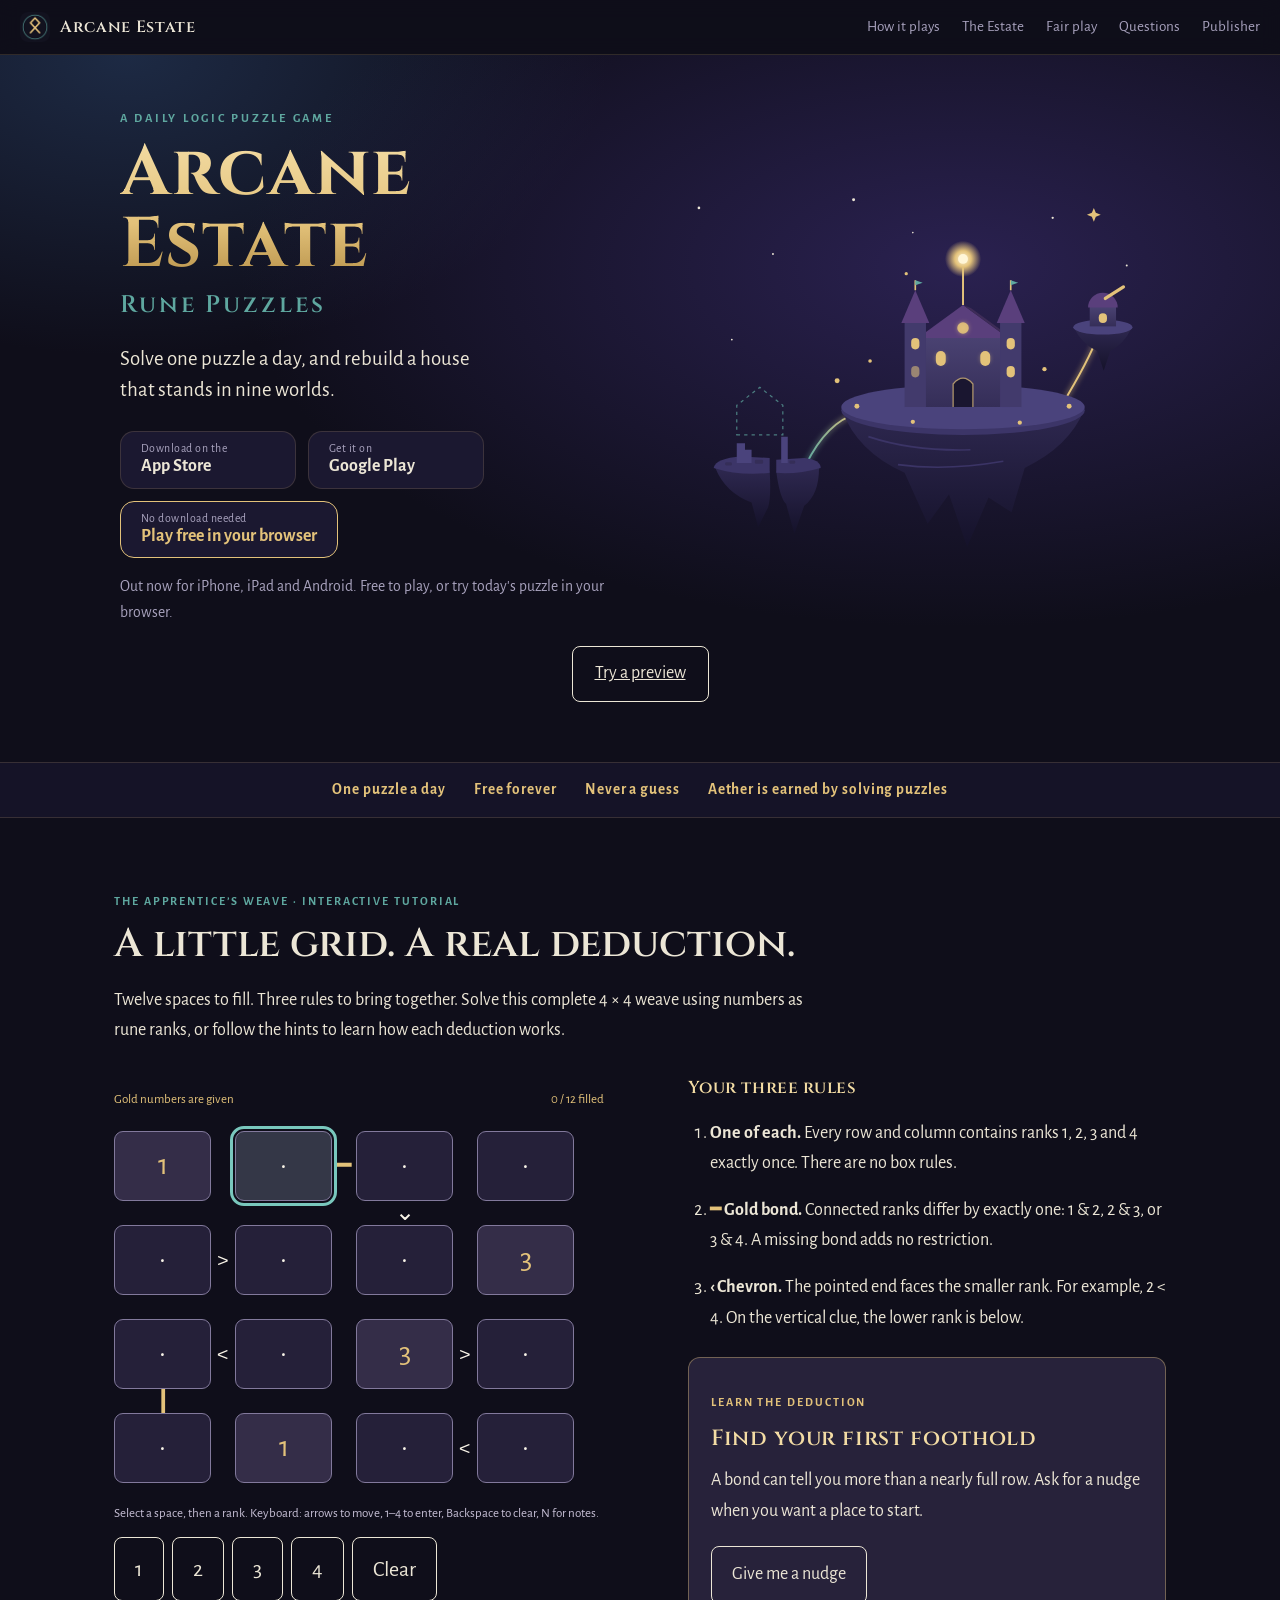
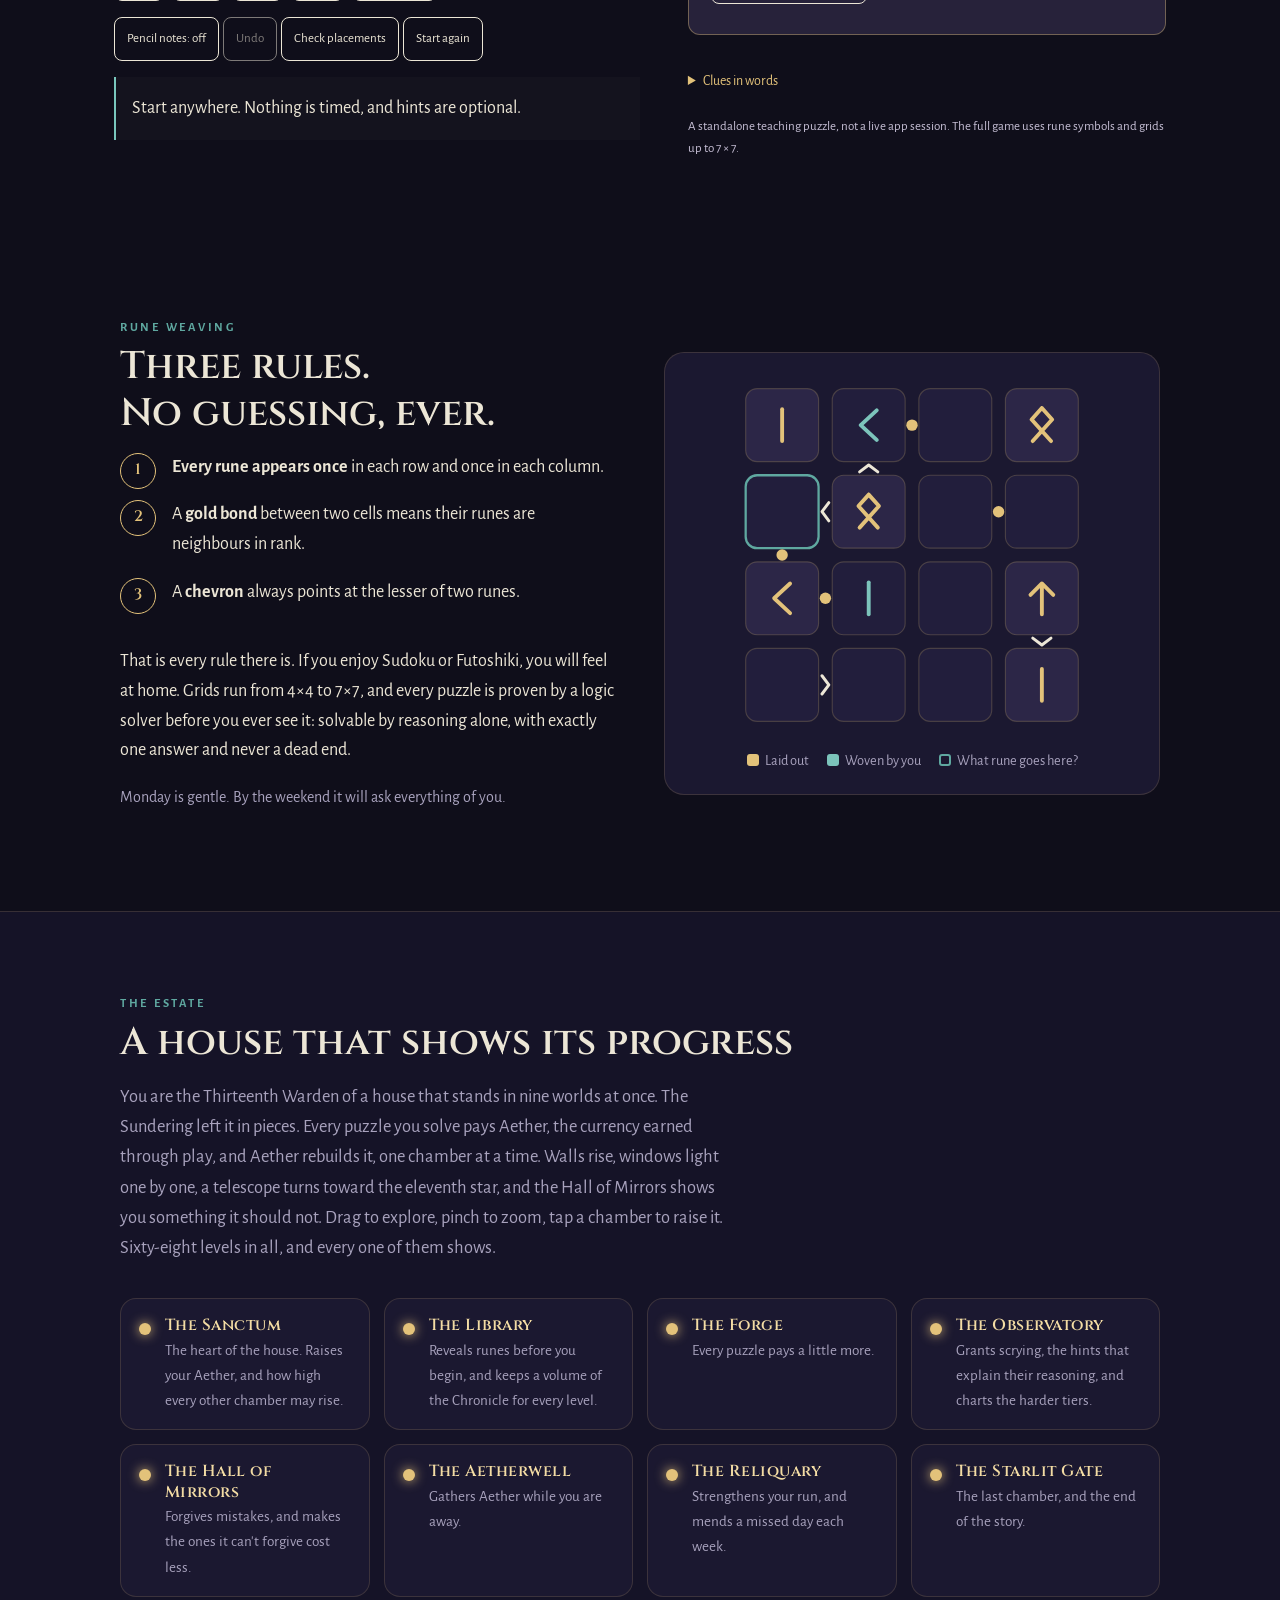
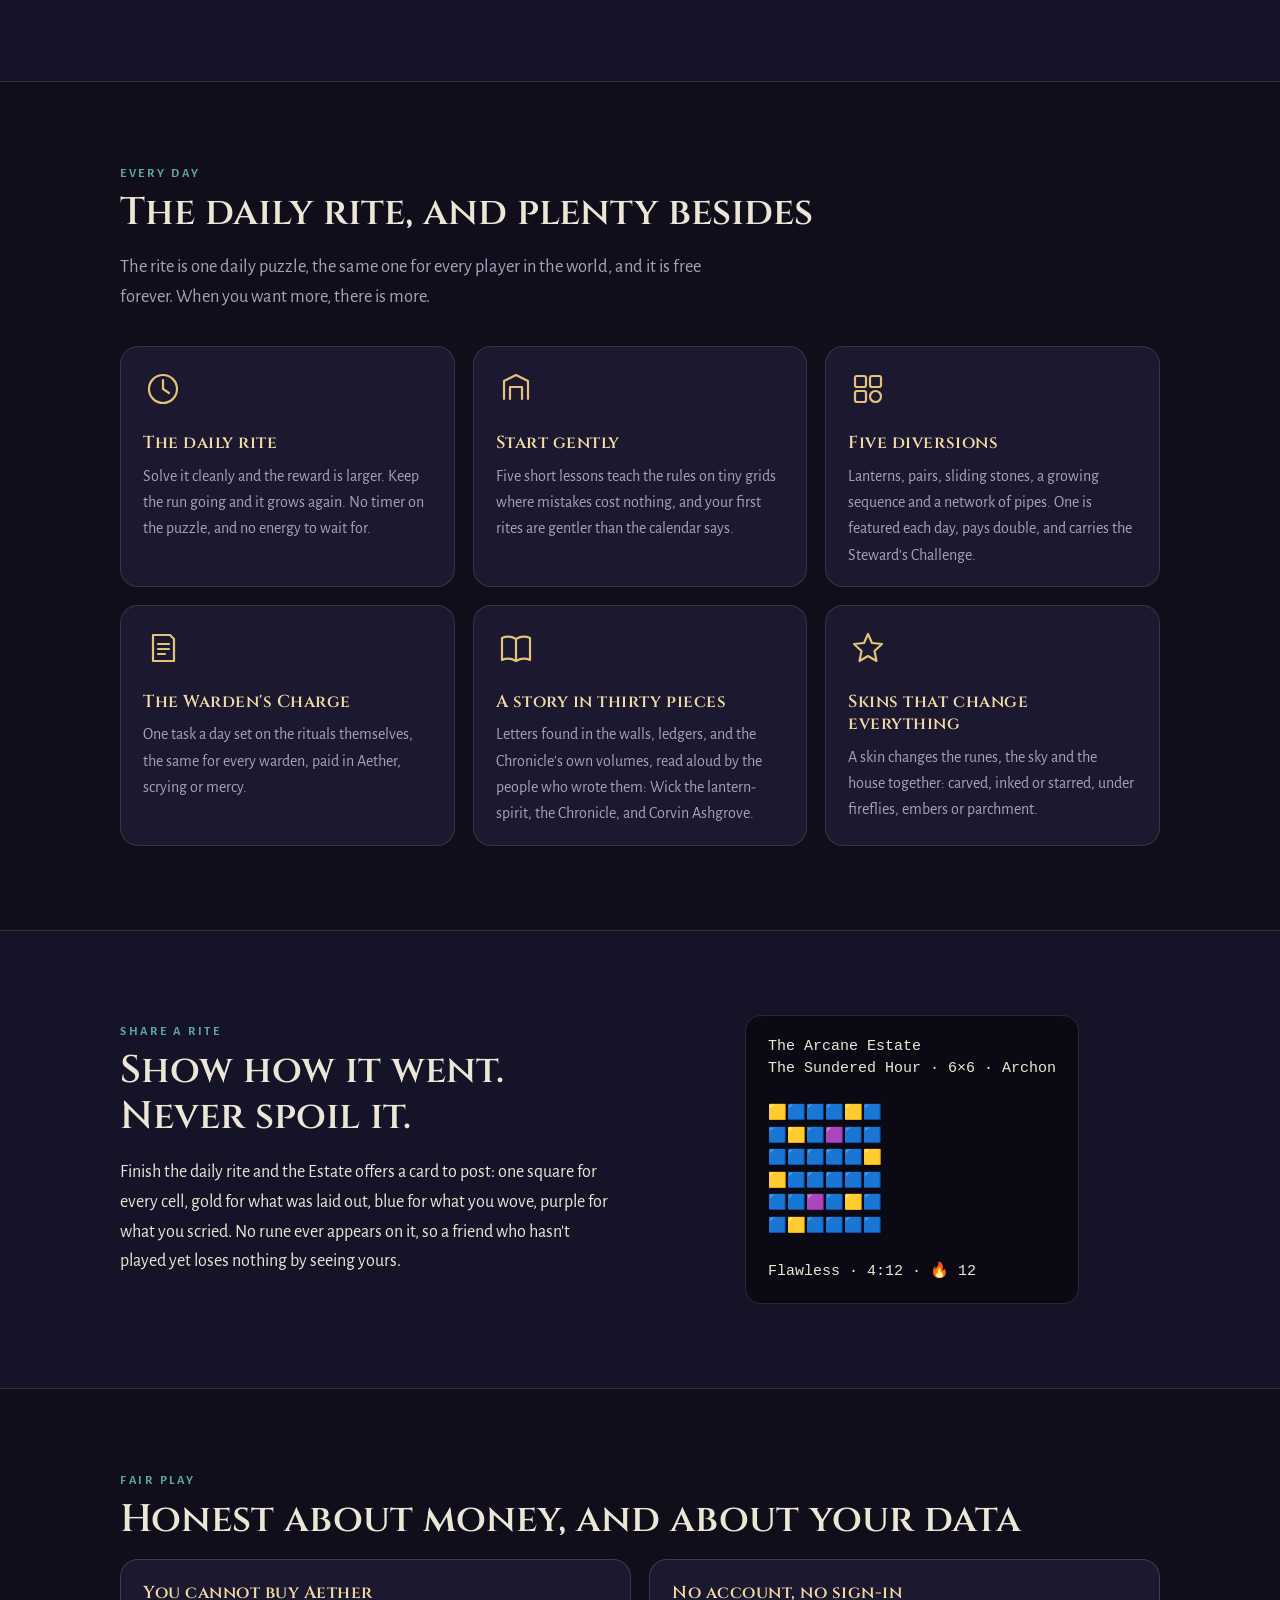
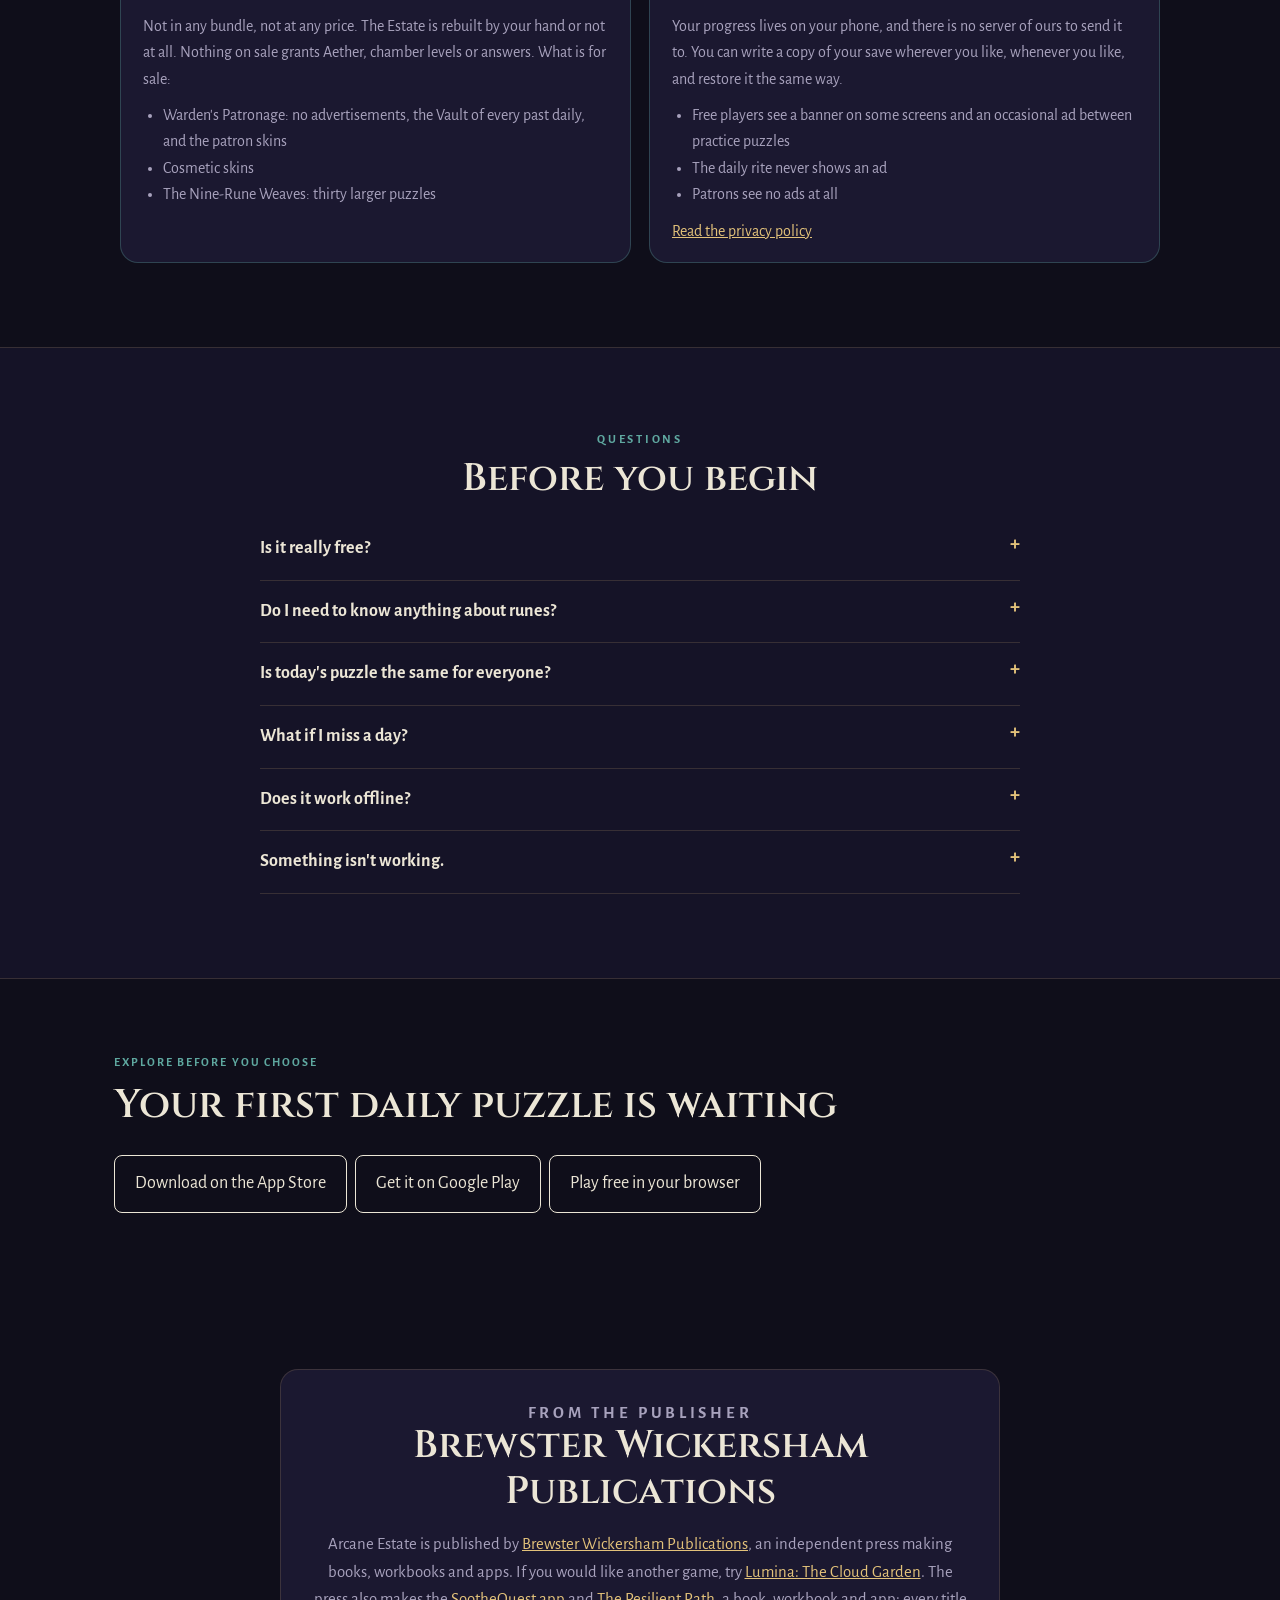
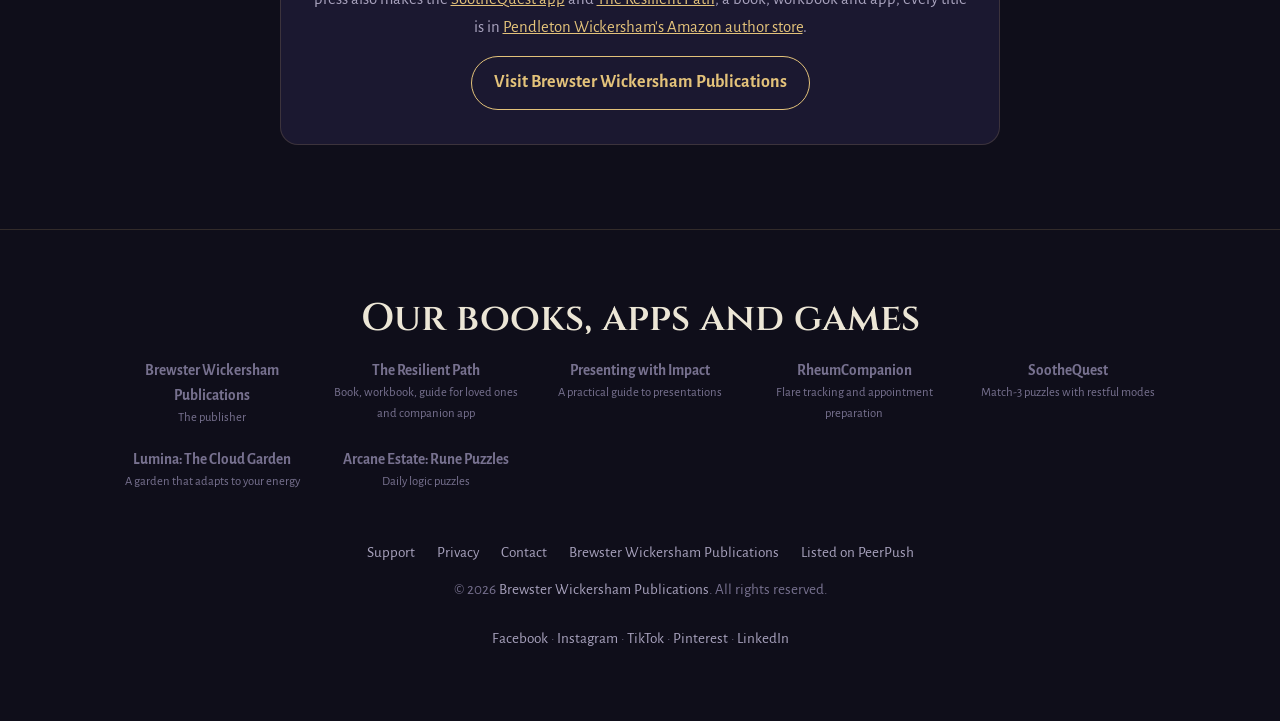
<file: index.html>
<!DOCTYPE html>

<html lang="en">
<head>
<meta charset="utf-8"/>
<meta content="width=device-width, initial-scale=1" name="viewport"/>
<title>Arcane Estate: Rune Puzzles — Daily Logic Puzzle Game</title>
<meta content="Arcane Estate is a free daily logic puzzle game for iPhone, iPad and Android. Solve one rune grid a day with no guessing, and rebuild an estate in nine worlds." name="description"/>
<link href="https://www.arcaneestategame.com/" rel="canonical"/>
<meta content="website" property="og:type"/>
<meta content="Arcane Estate: Rune Puzzles" property="og:site_name"/>
<meta content="en_US" property="og:locale"/>
<meta content="Arcane Estate: Rune Puzzles — Daily Logic Puzzle Game" property="og:title"/>
<meta content="A free daily logic puzzle game for iPhone, iPad and Android. Solve one rune puzzle a day, and rebuild a house that stands in nine worlds." property="og:description"/>
<meta content="https://www.arcaneestategame.com/" property="og:url"/>
<meta content="https://www.arcaneestategame.com/og-image.jpg" property="og:image"/>
<meta content="image/jpeg" property="og:image:type"/>
<meta content="1200" property="og:image:width"/>
<meta content="630" property="og:image:height"/>
<meta content="Arcane Estate: Rune Puzzles. The Sanctum on a floating island, and the line: Solve one puzzle a day, and rebuild a house that stands in nine worlds." property="og:image:alt"/>
<meta content="summary_large_image" name="twitter:card"/>
<meta content="Arcane Estate: Rune Puzzles — Daily Logic Puzzle Game" name="twitter:title"/>
<meta content="A free daily logic puzzle game for iPhone, iPad and Android. Solve one rune puzzle a day, and rebuild a house that stands in nine worlds." name="twitter:description"/>
<meta content="https://www.arcaneestategame.com/og-image.jpg" name="twitter:image"/>
<meta content="Arcane Estate: Rune Puzzles. The Sanctum on a floating island, and the line: Solve one puzzle a day, and rebuild a house that stands in nine worlds." name="twitter:image:alt"/>
<meta content="#0f0e1a" name="theme-color"/>
<link href="favicon.png" rel="icon" sizes="64x64" type="image/png"/>
<link href="apple-touch-icon.png" rel="apple-touch-icon" sizes="180x180"/>
<link href="https://fonts.googleapis.com" rel="preconnect"/>
<link crossorigin="" href="https://fonts.gstatic.com" rel="preconnect"/>
<link href="https://fonts.googleapis.com/css2?family=Alegreya+Sans:wght@400;500;700&amp;family=Cinzel:wght@600;700&amp;display=swap" media="print" onload="this.media='all'" rel="stylesheet"/>
<noscript><link href="https://fonts.googleapis.com/css2?family=Alegreya+Sans:wght@400;500;700&amp;family=Cinzel:wght@600;700&amp;display=swap" rel="stylesheet"/></noscript>
<link href="site.css" rel="stylesheet"/>
<script type="application/ld+json">
{
  "@context": "https://schema.org",
  "@graph": [
    {
      "@type": [
        "VideoGame",
        "MobileApplication"
      ],
      "@id": "https://www.arcaneestategame.com/#game",
      "name": "Arcane Estate: Rune Puzzles",
      "alternateName": "The Arcane Estate",
      "description": "A daily logic puzzle game with estate-building progression. Solve the day's Rune Weaving puzzle and rebuild a house that stands in nine worlds.",
      "url": "https://www.arcaneestategame.com/",
      "image": "https://www.arcaneestategame.com/icon.png",
      "genre": [
        "Puzzle",
        "Logic puzzle"
      ],
      "applicationCategory": "GameApplication",
      "applicationSubCategory": "Puzzle",
      "operatingSystem": "iOS, Android",
      "gamePlatform": [
        "iOS",
        "Android"
      ],
      "installUrl": [
        "https://apps.apple.com/us/app/arcane-estate-rune-puzzles/id6817651417",
        "https://play.google.com/store/apps/details?id=com.arcaneestate.game"
      ],
      "downloadUrl": [
        "https://apps.apple.com/us/app/arcane-estate-rune-puzzles/id6817651417",
        "https://play.google.com/store/apps/details?id=com.arcaneestate.game"
      ],
      "sameAs": [
        "https://apps.apple.com/us/app/arcane-estate-rune-puzzles/id6817651417",
        "https://play.google.com/store/apps/details?id=com.arcaneestate.game"
      ],
      "isAccessibleForFree": true,
      "offers": {
        "@type": "Offer",
        "price": "0",
        "priceCurrency": "USD"
      },
      "publisher": {
        "@id": "https://brewsterwickershampublications.com/#organization"
      }
    },
    {
      "@type": "WebSite",
      "@id": "https://www.arcaneestategame.com/#website",
      "url": "https://www.arcaneestategame.com/",
      "name": "Arcane Estate: Rune Puzzles",
      "inLanguage": "en",
      "publisher": {
        "@id": "https://brewsterwickershampublications.com/#organization"
      }
    },
    {
      "@type": "Organization",
      "@id": "https://brewsterwickershampublications.com/#organization",
      "name": "Brewster Wickersham Publications",
      "url": "https://brewsterwickershampublications.com/",
      "email": "info@brewsterwickershampublications.com"
    }
  ]
}
</script>
<link href="experience.css" rel="stylesheet"/>
</head>
<body>
<a class="skip-audit" href="#main">Skip to content</a>
<svg aria-hidden="true" height="0" style="position:absolute" width="0">
<defs>
<!-- The four runes of the example weave, ranked 1-4 -->
<symbol id="r1" viewbox="0 0 40 40"><path d="M20 6V34" fill="none" stroke="currentColor" stroke-linecap="round" stroke-width="3.4"></path></symbol>
<symbol id="r2" viewbox="0 0 40 40"><path d="M27 7 13 20 27 33" fill="none" stroke="currentColor" stroke-linecap="round" stroke-linejoin="round" stroke-width="3.4"></path></symbol>
<symbol id="r3" viewbox="0 0 40 40"><path d="M20 7V34M10 17 20 7 30 17" fill="none" stroke="currentColor" stroke-linecap="round" stroke-linejoin="round" stroke-width="3.4"></path></symbol>
<symbol id="r4" viewbox="0 0 40 40"><path d="M20 5 29 15 12 34M20 5 11 15 28 34" fill="none" stroke="currentColor" stroke-linecap="round" stroke-linejoin="round" stroke-width="3.4"></path></symbol>
</defs>
</svg>
<nav aria-label="Site" class="nav">
<a class="brand" href="./"><img alt="" height="30" src="favicon.png" width="30"/>Arcane Estate</a>
<div class="links">
<a href="#weaving">How it plays</a>
<a href="#estate">The Estate</a>
<a href="#fair">Fair play</a>
<a href="#faq">Questions</a>
<a class="keep" href="https://brewsterwickershampublications.com/" rel="noopener" target="_blank">Publisher</a>
</div>
</nav>
<header class="hero">
<div class="wrap">
<div>
<p class="kicker">A daily logic puzzle game</p>
<h1><span class="wordmark">Arcane Estate</span> <span class="subtitle">Rune Puzzles</span></h1>
<p class="tagline">Solve one puzzle a day, and rebuild a house that stands in nine worlds.</p>
<div class="stores">
<a class="store-btn" href="https://apps.apple.com/us/app/arcane-estate-rune-puzzles/id6817651417" rel="noopener" target="_blank"><small>Download on the</small><b>App Store</b></a>
<a class="store-btn" href="https://play.google.com/store/apps/details?id=com.arcaneestate.game" rel="noopener" target="_blank"><small>Get it on</small><b>Google Play</b></a>
<a class="store-btn play" href="https://brewsterwickershampublications.com/arcane-estate/play/" rel="noopener" target="_blank"><small>No download needed</small><b>Play free in your browser</b></a>
</div>
<p class="notify">Out now for iPhone, iPad and Android. Free to play, or try today's puzzle in your browser.</p>
</div>
<div class="hero-art">
<svg aria-label="Floating islands joined by bridges of light. The Sanctum, lit and spired, stands on the largest; a ruined chamber waits on a smaller island." role="img" viewbox="0 0 600 470">
<defs>
<radialgradient cx="50%" cy="50%" id="orb" r="50%"><stop offset="0" stop-color="#fff6d8"></stop><stop offset=".45" stop-color="#e3c27a"></stop><stop offset="1" stop-color="#e3c27a" stop-opacity="0"></stop></radialgradient>
<lineargradient id="bridge" x1="0" x2="1"><stop offset="0" stop-color="#5fa8a0"></stop><stop offset="1" stop-color="#e3c27a"></stop></lineargradient>
<lineargradient id="rock" x1="0" x2="0" y1="0" y2="1"><stop offset="0" stop-color="#2e2850"></stop><stop offset="1" stop-color="#15122a"></stop></lineargradient>
<lineargradient id="wall" x1="0" x2="0" y1="0" y2="1"><stop offset="0" stop-color="#4a4272"></stop><stop offset="1" stop-color="#352e58"></stop></lineargradient>
<filter height="200%" id="glow" width="200%" x="-50%" y="-50%"><fegaussianblur stddeviation="3"></fegaussianblur></filter>
</defs>
<g fill="#ece6d6">
<circle class="twinkle" cx="40" cy="40" r="1.6"></circle>
<circle class="twinkle" cx="130" cy="96" r="1.2" style="animation-delay:-1.4s"></circle>
<circle class="twinkle" cx="228" cy="30" r="1.8" style="animation-delay:-2.2s"></circle>
<circle class="twinkle" cx="470" cy="52" r="1.4" style="animation-delay:-.6s"></circle>
<circle class="twinkle" cx="560" cy="110" r="1.2" style="animation-delay:-3s"></circle>
<circle class="twinkle" cx="80" cy="200" r="1.1" style="animation-delay:-1.9s"></circle>
<circle class="twinkle" cx="300" cy="70" r="1" style="animation-delay:-2.7s"></circle>
<path class="twinkle" d="M520 40l2.4 6 6 2.4-6 2.4-2.4 6-2.4-6-6-2.4 6-2.4z" fill="#e3c27a" style="animation-delay:-1s"></path>
</g>
<g class="float">
<!-- bridges of light -->
<g fill="none" stroke-linecap="round">
<path d="M170 352Q196 300 232 290" filter="url(#glow)" opacity=".35" stroke="url(#bridge)" stroke-width="6"></path>
<path d="M170 352Q196 300 232 290" stroke="url(#bridge)" stroke-width="2.4"></path>
<path d="M488 268Q520 214 528 186" filter="url(#glow)" opacity=".35" stroke="#e3c27a" stroke-width="6"></path>
<path d="M488 268Q520 214 528 186" stroke="#e3c27a" stroke-width="2.4"></path>
</g>
<!-- the Sanctum's island -->
<path d="M214 286Q232 336 290 362L318 424 344 388 366 452 392 392 420 410 436 356Q490 330 508 286Z" fill="url(#rock)"></path>
<path d="M246 318Q300 336 370 334M282 352Q340 360 410 348" fill="none" stroke="#3b3466" stroke-width="2"></path>
<ellipse cx="361" cy="286" fill="#3c3568" rx="148" ry="30"></ellipse>
<ellipse cx="361" cy="282" fill="#4a437c" rx="148" ry="27"></ellipse>
<g fill="#e3c27a"><circle cx="232" cy="281" r="3"></circle><circle cx="490" cy="281" r="3"></circle><circle cx="300" cy="300" r="2.6"></circle><circle cx="430" cy="301" r="2.6"></circle></g>
<!-- the Sanctum -->
<rect fill="url(#wall)" height="86" width="94" x="314" y="196"></rect>
<rect fill="#2b2548" height="82" width="10" x="408" y="200"></rect>
<path d="M306 198 361 158 416 198Z" fill="#5a3f7c"></path>
<path d="M416 198 426 202 371 162 361 158Z" fill="#3e2c58"></path>
<rect fill="#423a6c" height="104" width="26" x="290" y="178"></rect>
<path d="M286 180 303 140 320 180Z" fill="#5a3f7c"></path>
<rect fill="#423a6c" height="104" width="26" x="406" y="178"></rect>
<path d="M402 180 419 140 436 180Z" fill="#5a3f7c"></path>
<path d="M303 140V128M419 140V128" stroke="#e3c27a" stroke-width="2"></path>
<path d="M303 128l9 3-9 3z M419 128l9 3-9 3z" fill="#5fa8a0"></path>
<path d="M361 158V112" stroke="#e3c27a" stroke-width="2.4"></path>
<circle cx="361" cy="102" fill="url(#orb)" r="22"></circle>
<circle cx="361" cy="102" fill="#fff6d8" r="6"></circle>
<g fill="#e3c27a">
<rect height="18" rx="6" width="12" x="328" y="214"></rect><rect height="18" rx="6" width="12" x="382" y="214"></rect>
<rect height="14" rx="5" width="10" x="298" y="198"></rect><rect height="14" rx="5" width="10" x="414" y="198"></rect>
<rect height="14" opacity=".55" rx="5" width="10" x="298" y="232"></rect><rect height="14" rx="5" width="10" x="414" y="232"></rect>
<circle cx="361" cy="186" opacity=".9" r="7"></circle>
</g>
<path d="M349 282V254Q361 240 373 254V282Z" fill="#1a1630"></path>
<path d="M349 282V254Q361 240 373 254V282" fill="none" opacity=".7" stroke="#e3c27a" stroke-width="1.6"></path>
<g fill="#e3c27a" filter="url(#glow)" opacity=".8"><circle cx="361" cy="186" r="6"></circle><circle cx="334" cy="223" r="5"></circle><circle cx="388" cy="223" r="5"></circle></g>
<!-- a ruined chamber, split in two, with the ghost of what will rise -->
<path d="M60 356Q72 386 104 398L112 428 124 404Q128 392 126 360Z" fill="url(#rock)"></path>
<path d="M134 360Q138 392 146 400L156 436 168 402Q186 388 186 356Z" fill="url(#rock)"></path>
<path d="M58 356Q60 344 92 342L126 344 126 362Q90 366 58 356Z" fill="#3c3568"></path>
<path d="M134 346 168 344Q188 346 188 356 160 364 134 362Z" fill="#3c3568"></path>
<path d="M86 316h56v-36l-28-22-28 22z" fill="none" opacity=".7" stroke="#5fa8a0" stroke-dasharray="4 5" stroke-width="1.5"></path>
<path d="M86 350V326h10v8h8V350ZM140 350V318h8v32Z" fill="#4a437c"></path>
<g fill="#352e58"><rect height="5" rx="1.5" width="10" x="108" y="346"></rect><rect height="4" rx="1.5" width="7" x="150" y="347"></rect><rect height="4" rx="1.5" width="8" x="72" y="349"></rect></g>
<!-- the Observatory, small and far -->
<path d="M496 186Q506 206 524 214L532 238 540 214Q556 206 566 186Z" fill="url(#rock)"></path>
<ellipse cx="531" cy="185" fill="#4a437c" rx="36" ry="9"></ellipse>
<rect fill="url(#wall)" height="24" width="32" x="515" y="160"></rect>
<path d="M513 161a18 18 0 0 1 36 0Z" fill="#5a3f7c"></path>
<path d="M534 150 556 136" stroke="#e3c27a" stroke-linecap="round" stroke-width="4"></path>
<rect fill="#e3c27a" height="12" rx="5" width="10" x="526" y="168"></rect>
</g>
<!-- Aether, carried home -->
<g fill="#e3c27a">
<circle class="twinkle float2" cx="208" cy="250" r="3"></circle>
<circle class="twinkle float2" cx="248" cy="226" r="2.2" style="animation-delay:-2s"></circle>
<circle class="twinkle float" cx="460" cy="236" r="2.6" style="animation-delay:-1s"></circle>
<circle class="twinkle float2" cx="292" cy="120" r="2" style="animation-delay:-3s"></circle>
</g>
</svg>
</div>
</div>
<a class="preview-link" href="#try-it">Try a preview</a></header>
<div class="strip">
<span>One puzzle a day</span><span>Free forever</span><span>Never a guess</span><span>Aether is earned by solving puzzles</span>
</div>
<main id="main">
<section class="experience" id="try-it" aria-labelledby="weave-title">
<p class="eyebrow">The apprentice’s weave · interactive tutorial</p><h2 id="weave-title">A little grid. A real deduction.</h2>
<p>Twelve spaces to fill. Three rules to bring together. Solve this complete 4 × 4 weave using numbers as rune ranks, or follow the hints to learn how each deduction works.</p>
<div class="weave-layout"><div class="weave-play">
<p class="weave-caption"><span>Gold numbers are given</span><span id="weave-progress">0 / 12 filled</span></p>
<div id="weave-board" class="weave-board" role="group" aria-label="Four by four rune puzzle" aria-describedby="weave-controls weave-clues"></div>
<p id="weave-controls">Select a space, then a rank. Keyboard: arrows to move, 1–4 to enter, Backspace to clear, N for notes.</p>
<div class="rank-keys" role="group" aria-label="Choose a rank"><button data-rank="1">1</button><button data-rank="2">2</button><button data-rank="3">3</button><button data-rank="4">4</button><button data-rank="0" aria-label="Clear selected space">Clear</button></div>
<div class="weave-tools"><button id="weave-notes" aria-pressed="false">Pencil notes: off</button><button id="weave-undo">Undo</button><button id="weave-check">Check placements</button><button id="weave-reset">Start again</button></div>
<p id="weave-status" class="demo-status" role="status" aria-live="polite">Start anywhere. Nothing is timed, and hints are optional.</p>
</div><aside class="weave-guide" aria-label="Rules and guidance">
<h3>Your three rules</h3><ol class="weave-rules"><li><strong>One of each.</strong> Every row and column contains ranks 1, 2, 3 and 4 exactly once. There are no box rules.</li><li><strong><span class="legend-bond">━</span> Gold bond.</strong> Connected ranks differ by exactly one: 1 &amp; 2, 2 &amp; 3, or 3 &amp; 4. A missing bond adds no restriction.</li><li><strong>‹ Chevron.</strong> The pointed end faces the smaller rank. For example, 2 &lt; 4. On the vertical clue, the lower rank is below.</li></ol>
<div class="weave-hint"><p class="eyebrow">Learn the deduction</p><h3 id="hint-title">Find your first foothold</h3><p id="hint-copy" aria-live="polite">A bond can tell you more than a nearly full row. Ask for a nudge when you want a place to start.</p><button id="weave-hint">Give me a nudge</button></div>
<details id="weave-clues"><summary>Clues in words</summary><ul><li>R1C2 and R1C3 differ by one.</li><li>R2C1 is greater than R2C2.</li><li>R3C1 is less than R3C2.</li><li>R3C3 is greater than R3C4.</li><li>R4C3 is less than R4C4.</li><li>R1C3 is greater than R2C3.</li><li>R3C1 and R4C1 differ by one.</li></ul></details>
<p class="weave-footnote">A standalone teaching puzzle, not a live app session. The full game uses rune symbols and grids up to 7 × 7.</p>
</aside></div><noscript><p>Enable JavaScript to play the tutorial. The three rules and clue descriptions above remain available.</p></noscript></section>
<section id="weaving">
<div class="wrap split">
<div>
<p class="eyebrow">Rune Weaving</p>
<h2>Three rules.<br/>No guessing, ever.</h2>
<ol class="rules">
<li><b>Every rune appears once</b> in each row and once in each column.</li>
<li>A <b>gold bond</b> between two cells means their runes are neighbours in rank.</li>
<li>A <b>chevron</b> always points at the lesser of two runes.</li>
</ol>
<p>That is every rule there is. If you enjoy Sudoku or Futoshiki, you will feel at home. Grids run from 4×4 to 7×7, and every puzzle is proven by a
        logic solver before you ever see it: solvable by reasoning alone, with exactly one answer
        and never a dead end.</p>
<p class="note">Monday is gentle. By the weekend it will ask everything of you.</p>
</div>
<figure class="grid-card" style="margin:0">
<svg aria-label="An example four-by-four Rune Weaving grid, part solved, with gold bonds and chevrons between some cells." role="img" viewbox="0 0 316 316">
<g fill="#221e3c" stroke="rgba(227,194,122,.22)">
<rect fill="#2c2647" height="64" rx="10" width="64" x="12" y="12"></rect><rect height="64" rx="10" width="64" x="88" y="12"></rect><rect height="64" rx="10" width="64" x="164" y="12"></rect><rect fill="#2c2647" height="64" rx="10" width="64" x="240" y="12"></rect>
<rect height="64" rx="10" stroke="#5fa8a0" stroke-width="2" width="64" x="12" y="88"></rect><rect fill="#2c2647" height="64" rx="10" width="64" x="88" y="88"></rect><rect height="64" rx="10" width="64" x="164" y="88"></rect><rect height="64" rx="10" width="64" x="240" y="88"></rect>
<rect fill="#2c2647" height="64" rx="10" width="64" x="12" y="164"></rect><rect height="64" rx="10" width="64" x="88" y="164"></rect><rect height="64" rx="10" width="64" x="164" y="164"></rect><rect fill="#2c2647" height="64" rx="10" width="64" x="240" y="164"></rect>
<rect height="64" rx="10" width="64" x="12" y="240"></rect><rect height="64" rx="10" width="64" x="88" y="240"></rect><rect height="64" rx="10" width="64" x="164" y="240"></rect><rect fill="#2c2647" height="64" rx="10" width="64" x="240" y="240"></rect>
</g>
<!-- laid out (gold) -->
<g color="#e3c27a">
<use height="40" href="#r1" width="40" x="24" y="24"></use>
<use height="40" href="#r4" width="40" x="252" y="24"></use>
<use height="40" href="#r4" width="40" x="100" y="100"></use>
<use height="40" href="#r2" width="40" x="24" y="176"></use>
<use height="40" href="#r3" width="40" x="252" y="176"></use>
<use height="40" href="#r1" width="40" x="252" y="252"></use>
</g>
<!-- woven by the player (teal) -->
<g color="#7cc4bb">
<use height="40" href="#r2" width="40" x="100" y="24"></use>
<use height="40" href="#r1" width="40" x="100" y="176"></use>
</g>
<!-- bonds -->
<g fill="#e3c27a">
<circle cx="158" cy="44" r="5"></circle>
<circle cx="234" cy="120" r="5"></circle>
<circle cx="82" cy="196" r="5"></circle>
<circle cx="44" cy="158" r="5"></circle>
</g>
<!-- wards: each chevron points at the lesser rune -->
<g fill="none" stroke="#ece6d6" stroke-linecap="round" stroke-linejoin="round" stroke-width="2.6">
<path d="M85 112 79 120 85 128"></path>
<path d="M79 264 85 272 79 280"></path>
<path d="M112 85 120 79 128 85"></path>
<path d="M264 231 272 237 280 231"></path>
</g>
</svg>
<div class="legend">
<span><i style="background:#e3c27a"></i>Laid out</span>
<span><i style="background:#7cc4bb"></i>Woven by you</span>
<span><i style="border:2px solid #5fa8a0"></i>What rune goes here?</span>
</div>
</figure>
</div>
</section>
<section class="alt" id="estate">
<div class="wrap">
<p class="eyebrow">The Estate</p>
<h2>A house that shows its progress</h2>
<p class="lede">You are the Thirteenth Warden of a house that stands in nine worlds at once. The
      Sundering left it in pieces. Every puzzle you solve pays Aether, the currency earned through play, and Aether rebuilds it, one
      chamber at a time. Walls rise, windows light one by one, a telescope turns toward the eleventh
      star, and the Hall of Mirrors shows you something it should not. Drag to explore, pinch to
      zoom, tap a chamber to raise it. Sixty-eight levels in all, and every one of them shows.</p>
<div class="chambers">
<div class="chamber"><span class="dot"></span><div><h3>The Sanctum</h3><p>The heart of the house. Raises your Aether, and how high every other chamber may rise.</p></div></div>
<div class="chamber"><span class="dot"></span><div><h3>The Library</h3><p>Reveals runes before you begin, and keeps a volume of the Chronicle for every level.</p></div></div>
<div class="chamber"><span class="dot"></span><div><h3>The Forge</h3><p>Every puzzle pays a little more.</p></div></div>
<div class="chamber"><span class="dot"></span><div><h3>The Observatory</h3><p>Grants scrying, the hints that explain their reasoning, and charts the harder tiers.</p></div></div>
<div class="chamber"><span class="dot"></span><div><h3>The Hall of Mirrors</h3><p>Forgives mistakes, and makes the ones it can't forgive cost less.</p></div></div>
<div class="chamber"><span class="dot"></span><div><h3>The Aetherwell</h3><p>Gathers Aether while you are away.</p></div></div>
<div class="chamber"><span class="dot"></span><div><h3>The Reliquary</h3><p>Strengthens your run, and mends a missed day each week.</p></div></div>
<div class="chamber"><span class="dot"></span><div><h3>The Starlit Gate</h3><p>The last chamber, and the end of the story.</p></div></div>
</div>
</div>
</section>
<section id="days">
<div class="wrap">
<p class="eyebrow">Every day</p>
<h2>The daily rite, and plenty besides</h2>
<p class="lede">The rite is one daily puzzle, the same one for every player in the world, and it is
      free forever. When you want more, there is more.</p>
<div class="cards">
<div class="card">
<svg aria-hidden="true" class="ic" fill="none" stroke="#e3c27a" stroke-linecap="round" stroke-width="2.2" viewbox="0 0 40 40"><circle cx="20" cy="20" r="14"></circle><path d="M20 11v9l6 4"></path></svg>
<h3>The daily rite</h3>
<p>Solve it cleanly and the reward is larger. Keep the run going and it grows again. No
          timer on the puzzle, and no energy to wait for.</p>
</div>
<div class="card">
<svg aria-hidden="true" class="ic" fill="none" stroke="#e3c27a" stroke-linecap="round" stroke-linejoin="round" stroke-width="2.2" viewbox="0 0 40 40"><path d="M8 30V12l12-6 12 6v18"></path><path d="M14 30V18h12v12"></path></svg>
<h3>Start gently</h3>
<p>Five short lessons teach the rules on tiny grids where mistakes cost nothing, and your
          first rites are gentler than the calendar says.</p>
</div>
<div class="card">
<svg aria-hidden="true" class="ic" fill="none" stroke="#e3c27a" stroke-linecap="round" stroke-linejoin="round" stroke-width="2.2" viewbox="0 0 40 40"><rect height="11" rx="2" width="11" x="7" y="7"></rect><rect height="11" rx="2" width="11" x="22" y="7"></rect><rect height="11" rx="2" width="11" x="7" y="22"></rect><circle cx="27.5" cy="27.5" r="5.5"></circle></svg>
<h3>Five diversions</h3>
<p>Lanterns, pairs, sliding stones, a growing sequence and a network of pipes. One is
          featured each day, pays double, and carries the Steward's Challenge.</p>
</div>
<div class="card">
<svg aria-hidden="true" class="ic" fill="none" stroke="#e3c27a" stroke-linecap="round" stroke-linejoin="round" stroke-width="2.2" viewbox="0 0 40 40"><path d="M10 7h17l4 4v22H10z"></path><path d="M15 16h11M15 21h11M15 26h7"></path></svg>
<h3>The Warden's Charge</h3>
<p>One task a day set on the rituals themselves, the same for every warden, paid in Aether,
          scrying or mercy.</p>
</div>
<div class="card">
<svg aria-hidden="true" class="ic" fill="none" stroke="#e3c27a" stroke-linecap="round" stroke-linejoin="round" stroke-width="2.2" viewbox="0 0 40 40"><path d="M6 10q7-3 14 1v22q-7-4-14-1zM34 10q-7-3-14 1v22q7-4 14-1z"></path></svg>
<h3>A story in thirty pieces</h3>
<p>Letters found in the walls, ledgers, and the Chronicle's own volumes, read aloud by the
          people who wrote them: Wick the lantern-spirit, the Chronicle, and Corvin Ashgrove.</p>
</div>
<div class="card">
<svg aria-hidden="true" class="ic" fill="none" stroke="#e3c27a" stroke-linecap="round" stroke-linejoin="round" stroke-width="2.2" viewbox="0 0 40 40"><path d="M20 6l4 9 10 1-7.5 7 2 10-8.5-5-8.5 5 2-10L6 16l10-1z"></path></svg>
<h3>Skins that change everything</h3>
<p>A skin changes the runes, the sky and the house together: carved, inked or starred, under
          fireflies, embers or parchment.</p>
</div>
</div>
</div>
</section>
<section class="alt" id="share">
<div class="wrap split">
<div>
<p class="eyebrow">Share a rite</p>
<h2>Show how it went.<br/>Never spoil it.</h2>
<p>Finish the daily rite and the Estate offers a card to post: one square for every cell,
        gold for what was laid out, blue for what you wove, purple for what you scried. No rune ever
        appears on it, so a friend who hasn't played yet loses nothing by seeing yours.</p>
</div>
<div aria-label="An example share card" class="share">The Arcane Estate
The Sundered Hour · 6×6 · Archon

🟨🟦🟦🟦🟨🟦
🟦🟨🟦🟪🟦🟦
🟦🟦🟦🟦🟦🟨
🟨🟦🟦🟦🟦🟦
🟦🟦🟪🟦🟨🟦
🟦🟨🟦🟦🟦🟦

Flawless · 4:12 · 🔥 12</div>
</div>
</section>
<section id="fair">
<div class="wrap">
<p class="eyebrow">Fair play</p>
<h2>Honest about money, and about your data</h2>
<div class="promise">
<div class="card">
<h3>You cannot buy Aether</h3>
<p>Not in any bundle, not at any price. The Estate is rebuilt by your hand or not at all.
          Nothing on sale grants Aether, chamber levels or answers. What is for sale:</p>
<ul>
<li>Warden's Patronage: no advertisements, the Vault of every past daily, and the patron skins</li>
<li>Cosmetic skins</li>
<li>The Nine-Rune Weaves: thirty larger puzzles</li>
</ul>
</div>
<div class="card">
<h3>No account, no sign-in</h3>
<p>Your progress lives on your phone, and there is no server of ours to send it to. You can
          write a copy of your save wherever you like, whenever you like, and restore it the same way.</p>
<ul>
<li>Free players see a banner on some screens and an occasional ad between practice puzzles</li>
<li>The daily rite never shows an ad</li>
<li>Patrons see no ads at all</li>
</ul>
<p style="margin-top:10px"><a href="privacy.html">Read the privacy policy</a></p>
</div>
</div>
</div>
</section>
<section class="alt" id="faq">
<div class="wrap">
<div class="center"><p class="eyebrow">Questions</p><h2>Before you begin</h2></div>
<div class="faq">
<details><summary>Is it really free?</summary>
<p>Yes. The daily rite is free every day, forever, along with practice puzzles, the
          lessons, the diversions and the whole Estate. Purchases remove ads or add cosmetics and
          extra puzzles; none of them make the game easier.</p></details>
<details><summary>Do I need to know anything about runes?</summary>
<p>No. Each rune has a rank, and the lessons show you the order. If you have played Sudoku
          or a Futoshiki puzzle, you already know half of it.</p></details>
<details><summary>Is today's puzzle the same for everyone?</summary>
<p>Yes. The rite comes from the date, so every warden gets the same one. It turns over at
          midnight where you are.</p></details>
<details><summary>What if I miss a day?</summary>
<p>Nothing is lost but the run. The Reliquary can mend one missed day a week, and the
          Estate waits for you either way.</p></details>
<details><summary>Does it work offline?</summary>
<p>Yes. Puzzles are made on your phone, so the rite, the Estate and the diversions all play
          without a connection.</p></details>
<details><summary>Something isn't working.</summary>
<p>See <a href="support.html">Support</a>, or write to
          <a href="mailto:info@brewsterwickershampublications.com">info@brewsterwickershampublications.com</a>.</p></details>
</div>
</div>
</section>
<section class="experience" id="download"><p class="eyebrow">Explore before you choose</p><h2>Your first daily puzzle is waiting</h2><a class="action" href="https://apps.apple.com/us/app/arcane-estate-rune-puzzles/id6817651417">Download on the App Store</a><a class="action" href="https://play.google.com/store/apps/details?id=com.arcaneestate.game">Get it on Google Play</a><a class="action" href="https://brewsterwickershampublications.com/arcane-estate/play/">Play free in your browser</a></section>
<section class="publisher">
<div class="wrap">
<div class="card">
<p class="eyebrow">From the publisher</p>
<h2>Brewster Wickersham Publications</h2>
<p>Arcane Estate is published by <a href="https://brewsterwickershampublications.com/" rel="noopener" target="_blank">Brewster Wickersham Publications</a>,
        an independent press making books, workbooks and apps. If you would like another game,
        try <a href="https://www.luminacloudgarden.com/" rel="noopener" target="_blank">Lumina: The Cloud Garden</a>. The press
        also makes the <a href="https://www.soothequest.com/" rel="noopener" target="_blank">SootheQuest app</a> and
        <a href="https://theresilientpathbook.com/" rel="noopener" target="_blank">The Resilient Path</a>, a book, workbook and app;
        every title is in <a href="https://www.amazon.com/stores/author/B004TYIEZQ" rel="noopener" target="_blank">Pendleton Wickersham's Amazon author store</a>.</p>
<a class="btn" href="https://brewsterwickershampublications.com/" rel="noopener" target="_blank">Visit Brewster Wickersham Publications</a>
</div>
</div>
</section>
</main>
<footer>
<section aria-label="All our websites" class="network-links"><h2>Our books, apps and games</h2><ul class="network-catalog"><li><a href="https://brewsterwickershampublications.com/">Brewster Wickersham Publications</a><small>The publisher</small></li><li><a href="https://theresilientpathbook.com/">The Resilient Path</a><small>Book, workbook, guide for loved ones and companion app</small></li><li><a href="https://presentingwithimpactbook.com/">Presenting with Impact</a><small>A practical guide to presentations</small></li><li><a href="https://www.rheumcompanion.com/">RheumCompanion</a><small>Flare tracking and appointment preparation</small></li><li><a href="https://www.soothequest.com/">SootheQuest</a><small>Match-3 puzzles with restful modes</small></li><li><a href="https://www.luminacloudgarden.com/">Lumina: The Cloud Garden</a><small>A garden that adapts to your energy</small></li><li><a href="https://www.arcaneestategame.com/">Arcane Estate: Rune Puzzles</a><small>Daily logic puzzles</small></li></ul></section>
<nav aria-label="Footer">
<a href="support.html">Support</a>
<a href="privacy.html">Privacy</a>
<a href="mailto:info@brewsterwickershampublications.com">Contact</a>
<a href="https://brewsterwickershampublications.com/" rel="noopener" target="_blank">Brewster Wickersham Publications</a>
<a href="https://peerpush.com/p/arcane-estate-rune-puzzles" rel="noopener" target="_blank">Listed on PeerPush</a>
</nav>
  © 2026 <a href="https://brewsterwickershampublications.com/" rel="noopener" target="_blank">Brewster Wickersham Publications</a>. All rights reserved.
<p class="social-links"><a href="https://www.facebook.com/WeareBrewsterWickershamPublications/">Facebook</a> · <a href="https://www.instagram.com/brewsterwickershampublication/">Instagram</a> · <a href="https://www.tiktok.com/@brewster.wickersh">TikTok</a> · <a href="https://www.pinterest.com/brewsterwickershampublications/">Pinterest</a> · <a href="https://www.linkedin.com/company/brewster-wickersham-publications/">LinkedIn</a></p></footer>
<script defer="" src="demo.js"></script></body>
</html>
</file>
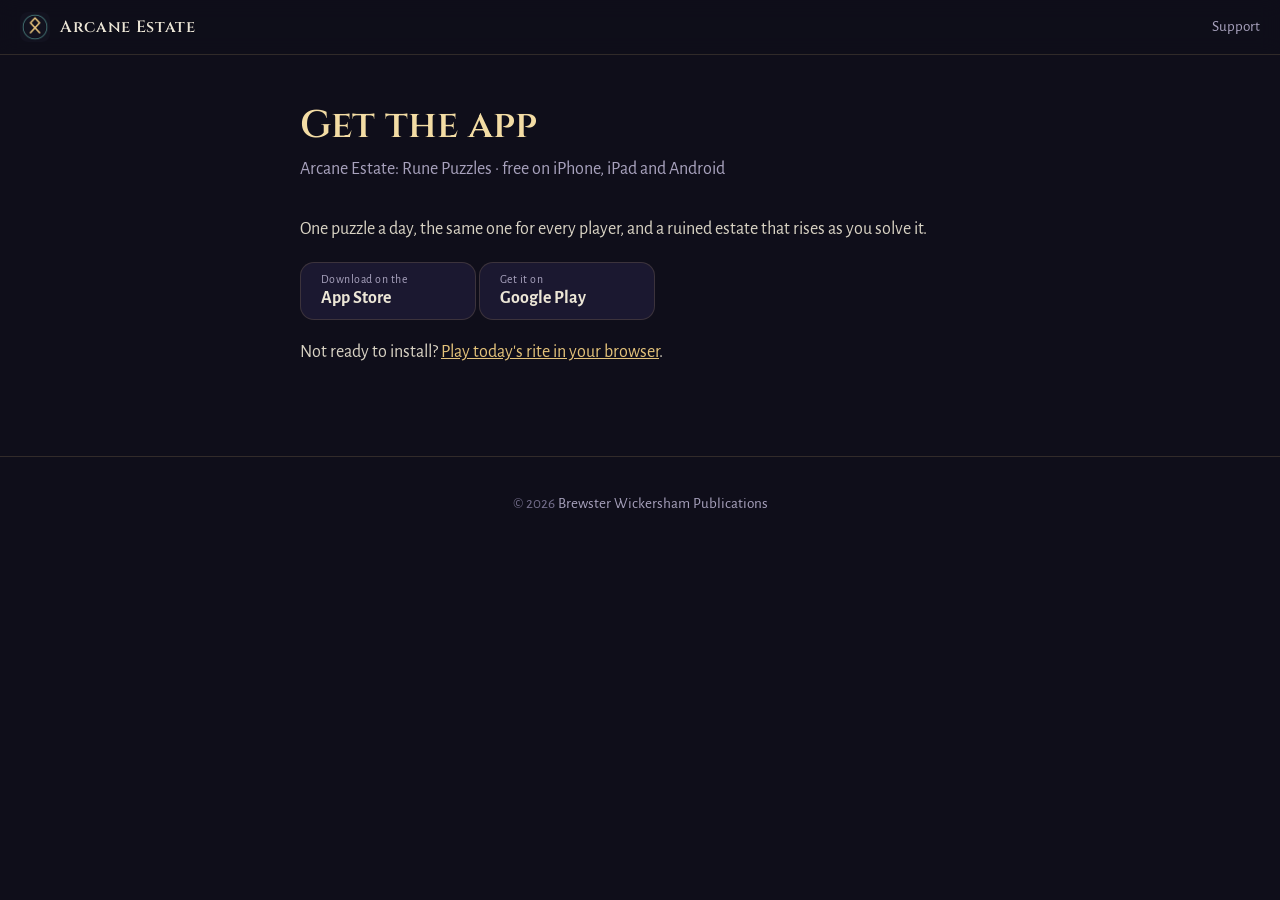
<file: app/index.html>
<!DOCTYPE html>
<html lang="en">
<head>
<meta charset="utf-8">
<meta name="viewport" content="width=device-width, initial-scale=1">
<title>Get the app — Arcane Estate: Rune Puzzles</title>
<!-- A doorway for shared cards, not a page to rank: the home page is the one to index. -->
<meta name="robots" content="noindex,follow">
<meta name="theme-color" content="#0f0e1a">
<link rel="icon" type="image/png" sizes="64x64" href="/favicon.png">
<link rel="apple-touch-icon" sizes="180x180" href="/apple-touch-icon.png">
<link rel="preconnect" href="https://fonts.googleapis.com">
<link rel="preconnect" href="https://fonts.gstatic.com" crossorigin>
<link rel="stylesheet" href="https://fonts.googleapis.com/css2?family=Alegreya+Sans:wght@400;500;700&amp;family=Cinzel:wght@600;700&amp;display=swap" media="print" onload="this.media='all'">
<link rel="stylesheet" href="/site.css">
<script>
// Every card the game shares ends with a link to this page, so its one job is to be quick and to be
// right: send each reader to the store their device can actually install from. The buttons below
// are real links, so this works with scripting off and leaves something for a crawler to read.
(function () {
  "use strict";

  var PLAY = "https://play.google.com/store/apps/details?id=com.arcaneestate.game" +
    "&referrer=utm_source%3Dshare_card%26utm_medium%3Dsocial";

  // No country in the path, so each reader lands on their own storefront; ct tags the visit as
  // coming from a share card in App Store Connect.
  var APP_STORE = "https://apps.apple.com/app/id6817651417?ct=share_card";

  // ?stay lets us open the page itself without being forwarded off it.
  if (location.search.indexOf("stay") !== -1) return;

  var ua = navigator.userAgent || "";
  var isAndroid = /Android/i.test(ua);
  // iPadOS reports itself as a Mac, so a touch-capable "Mac" is an iPad.
  var isIos = /iPhone|iPad|iPod/i.test(ua) ||
    (navigator.platform === "MacIntel" && navigator.maxTouchPoints > 1);

  if (isAndroid) location.replace(PLAY);
  else if (isIos) location.replace(APP_STORE);
})();
</script>
</head>
<body>
<nav class="nav" aria-label="Site">
  <a class="brand" href="/"><img src="/favicon.png" alt="" width="30" height="30">Arcane Estate</a>
  <div class="links">
    <a class="keep" href="/support.html">Support</a>
  </div>
</nav>

<main class="doc">
<h1>Get the app</h1>
<div class="sub">Arcane Estate: Rune Puzzles · free on iPhone, iPad and Android</div>
<p>One puzzle a day, the same one for every player, and a ruined estate that rises as you solve it.</p>
<p>
  <a class="store-btn" href="https://apps.apple.com/app/id6817651417?ct=share_card"><small>Download on the</small><b>App Store</b></a>
  <a class="store-btn" href="https://play.google.com/store/apps/details?id=com.arcaneestate.game&amp;referrer=utm_source%3Dshare_card%26utm_medium%3Dsocial"><small>Get it on</small><b>Google Play</b></a>
</p>
<p>Not ready to install? <a href="/today/">Play today's rite in your browser</a>.</p>
</main>

<footer>
  © 2026 <a href="https://brewsterwickershampublications.com/" target="_blank" rel="noopener">Brewster Wickersham Publications</a>
</footer>
</body>
</html>
</file>
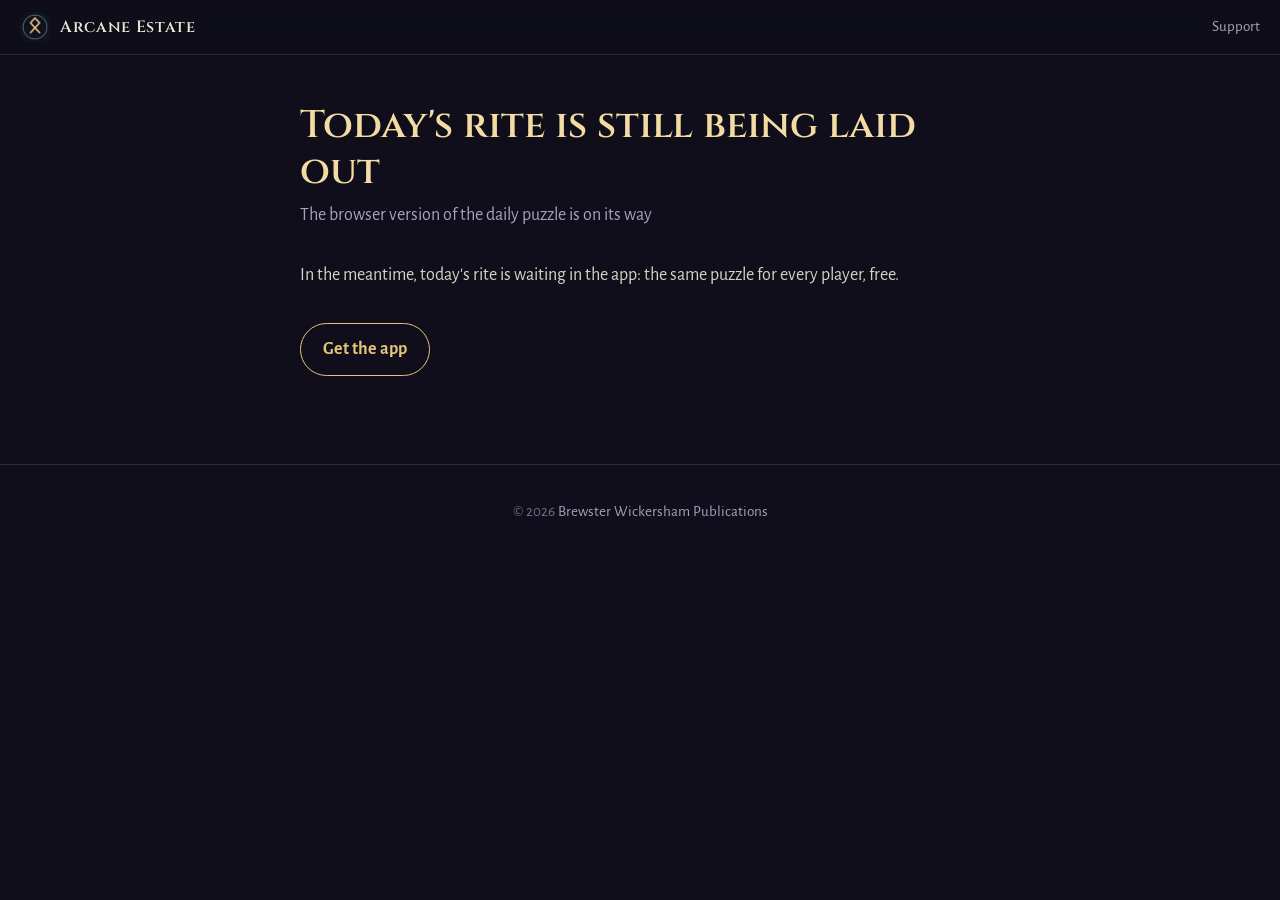
<file: today/index.html>
<!DOCTYPE html>
<html lang="en">
<head>
<meta charset="utf-8">
<meta name="viewport" content="width=device-width, initial-scale=1">
<title>Today's rite — Arcane Estate: Rune Puzzles</title>
<!--
  A stand-in. The arcane-estate repository's publish-web job replaces this whole folder with the
  browser build of the game on every push to its main branch. Until the first publish, a shared
  card's "Play today's rite" link lands here instead of on a 404.
-->
<meta name="robots" content="noindex,follow">
<meta name="theme-color" content="#0f0e1a">
<link rel="icon" type="image/png" sizes="64x64" href="/favicon.png">
<link rel="preconnect" href="https://fonts.googleapis.com">
<link rel="preconnect" href="https://fonts.gstatic.com" crossorigin>
<link rel="stylesheet" href="https://fonts.googleapis.com/css2?family=Alegreya+Sans:wght@400;500;700&amp;family=Cinzel:wght@600;700&amp;display=swap" media="print" onload="this.media='all'">
<link rel="stylesheet" href="/site.css">
</head>
<body>
<nav class="nav" aria-label="Site">
  <a class="brand" href="/"><img src="/favicon.png" alt="" width="30" height="30">Arcane Estate</a>
  <div class="links">
    <a class="keep" href="/support.html">Support</a>
  </div>
</nav>

<main class="doc">
<h1>Today's rite is still being laid out</h1>
<div class="sub">The browser version of the daily puzzle is on its way</div>
<p>In the meantime, today's rite is waiting in the app: the same puzzle for every player, free.</p>
<p><a class="btn" href="/app/">Get the app</a></p>
</main>

<footer>
  © 2026 <a href="https://brewsterwickershampublications.com/" target="_blank" rel="noopener">Brewster Wickersham Publications</a>
</footer>
</body>
</html>
</file>
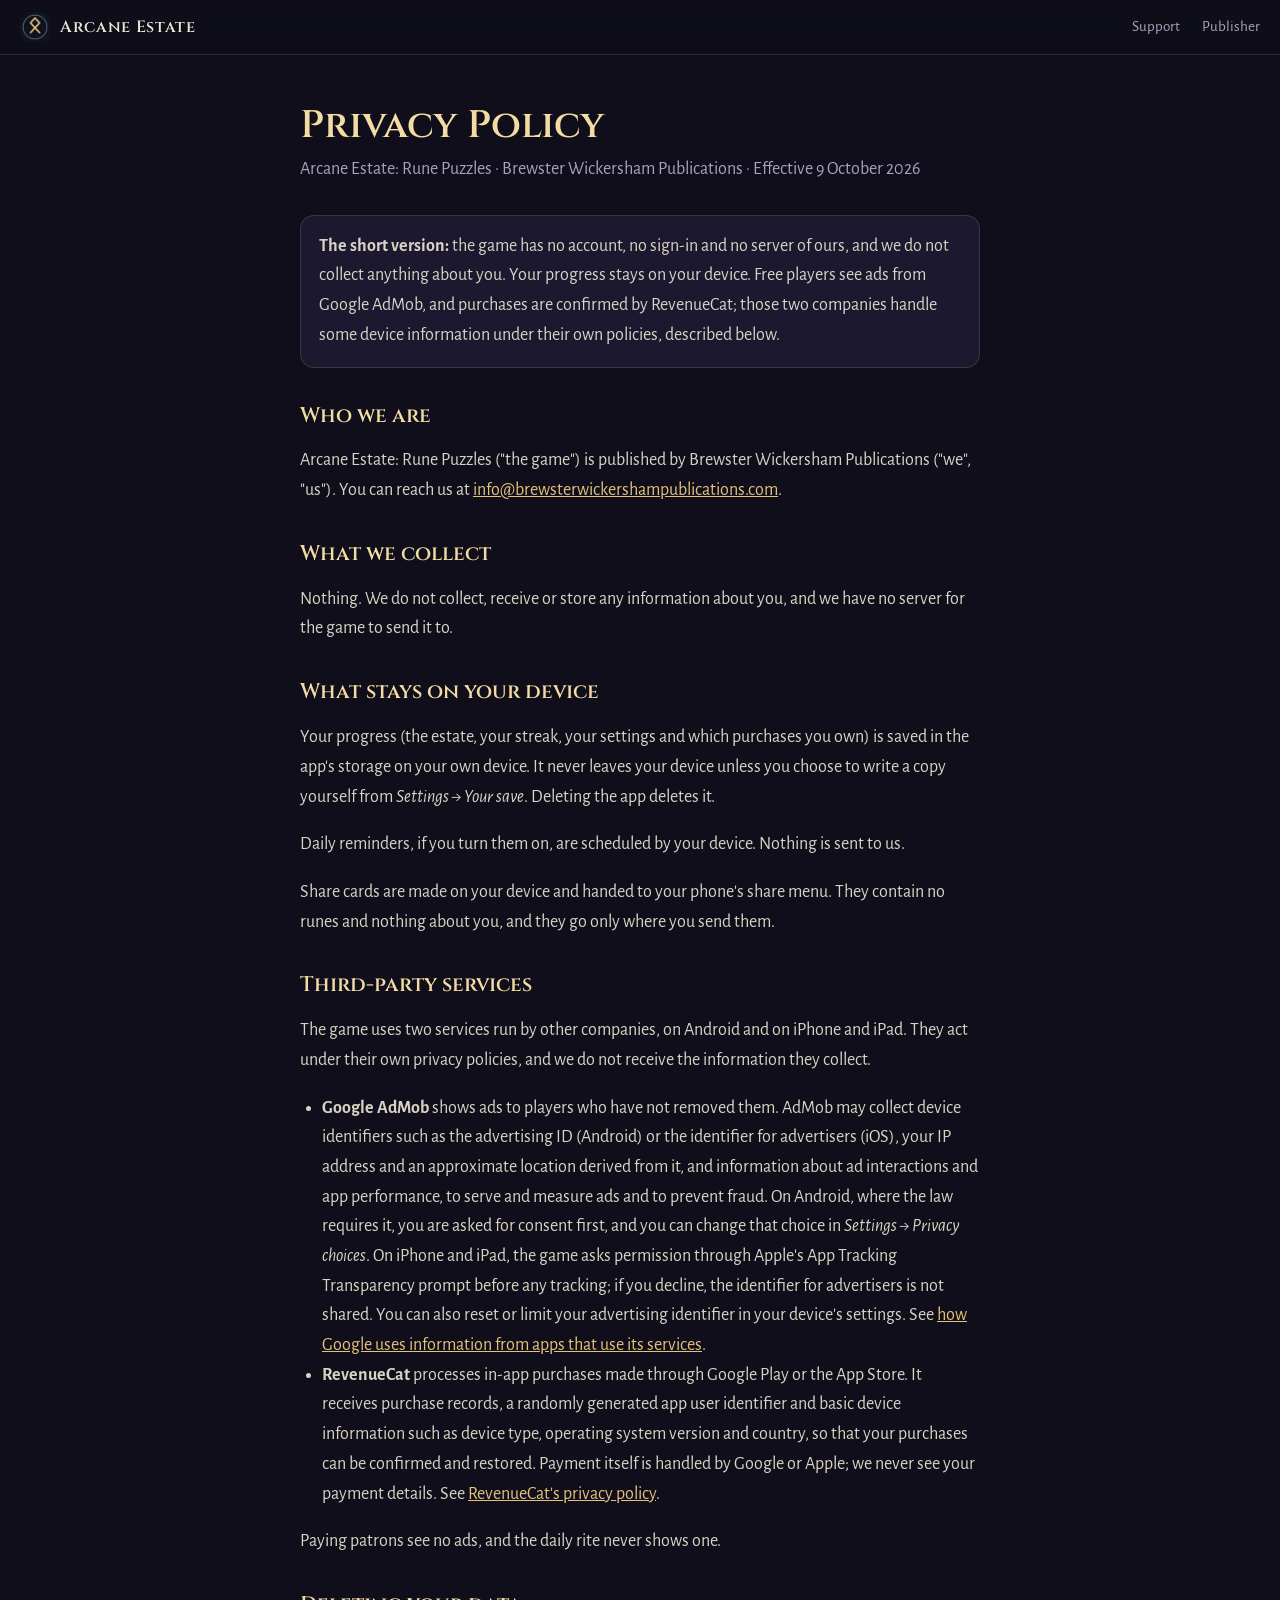
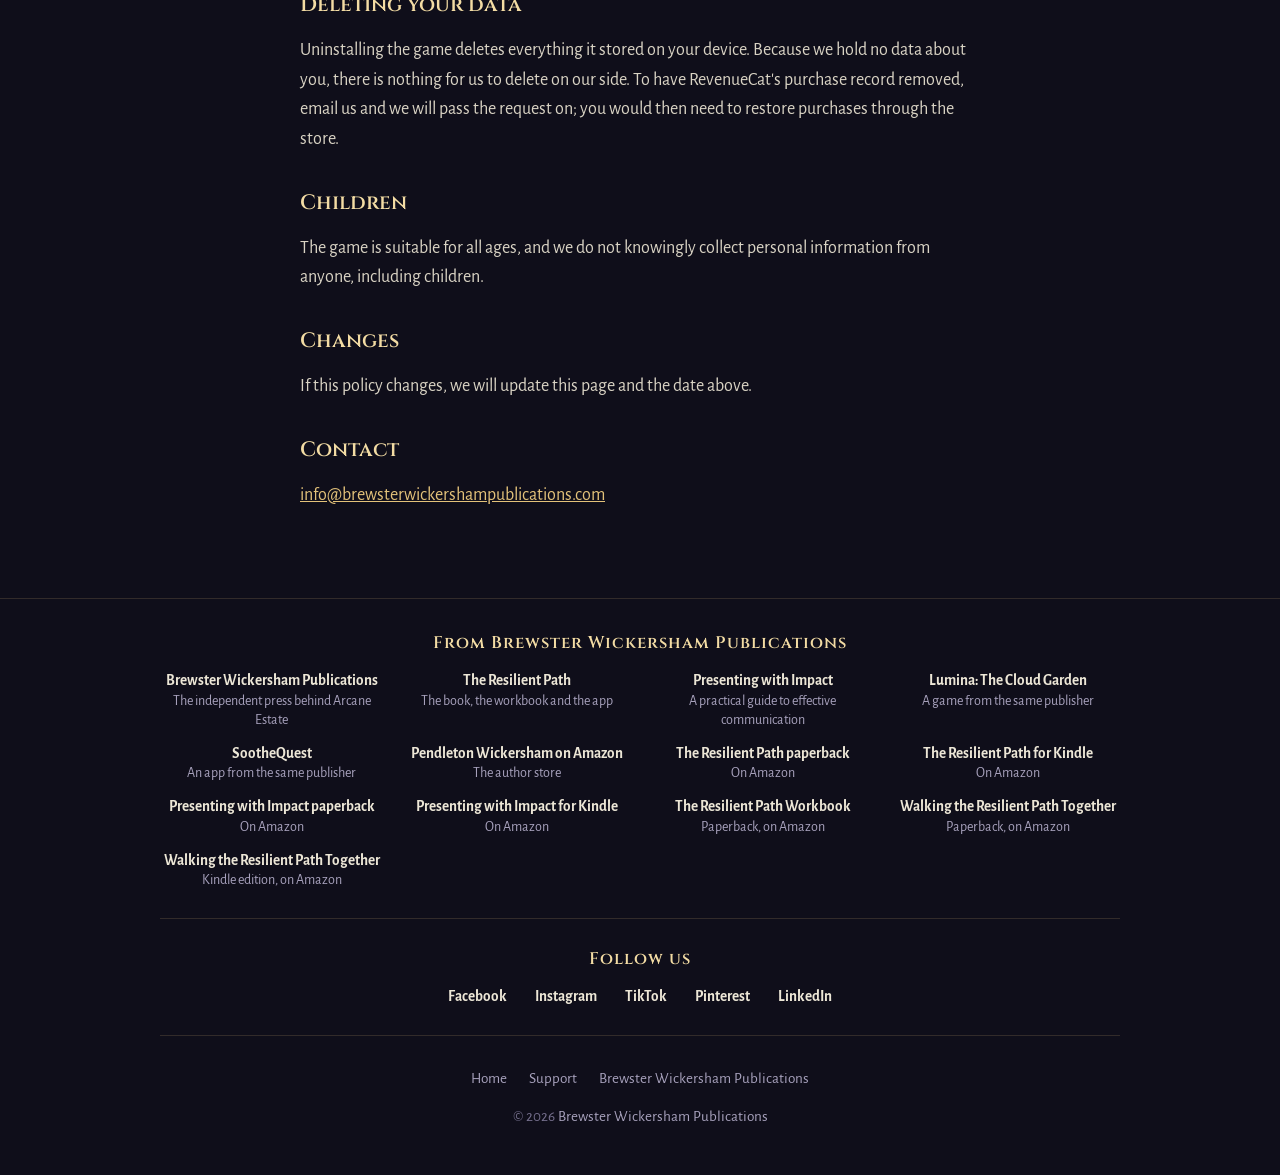
<file: privacy.html>
<!DOCTYPE html>
<html lang="en">
<head>
<meta charset="utf-8">
<meta name="viewport" content="width=device-width, initial-scale=1">
<title>Privacy Policy — Arcane Estate: Rune Puzzles (iOS, Android)</title>
<meta name="description" content="Arcane Estate: Rune Puzzles has no account and no server, and we collect nothing about you. Here is how Google AdMob and RevenueCat handle ads and purchases.">
<link rel="canonical" href="https://www.arcaneestategame.com/privacy.html">
<meta property="og:type" content="website">
<meta property="og:site_name" content="Arcane Estate: Rune Puzzles">
<meta property="og:locale" content="en_US">
<meta property="og:title" content="Privacy Policy — Arcane Estate: Rune Puzzles (iOS, Android)">
<meta property="og:description" content="Arcane Estate: Rune Puzzles has no account and no server, and we collect nothing about you. Here is how Google AdMob and RevenueCat handle ads and purchases.">
<meta property="og:url" content="https://www.arcaneestategame.com/privacy.html">
<meta property="og:image" content="https://www.arcaneestategame.com/og-image.jpg">
<meta property="og:image:type" content="image/jpeg">
<meta property="og:image:width" content="1200">
<meta property="og:image:height" content="630">
<meta property="og:image:alt" content="Arcane Estate: Rune Puzzles. The Sanctum on a floating island, and the line: Solve one puzzle a day, and rebuild a house that stands in nine worlds.">
<meta name="twitter:card" content="summary_large_image">
<meta name="twitter:title" content="Privacy Policy — Arcane Estate: Rune Puzzles (iOS, Android)">
<meta name="twitter:description" content="Arcane Estate: Rune Puzzles has no account and no server, and we collect nothing about you. Here is how Google AdMob and RevenueCat handle ads and purchases.">
<meta name="twitter:image" content="https://www.arcaneestategame.com/og-image.jpg">
<meta name="twitter:image:alt" content="Arcane Estate: Rune Puzzles. The Sanctum on a floating island, and the line: Solve one puzzle a day, and rebuild a house that stands in nine worlds.">
<meta name="theme-color" content="#0f0e1a">
<link rel="icon" type="image/png" sizes="64x64" href="favicon.png">
<link rel="apple-touch-icon" sizes="180x180" href="apple-touch-icon.png">
<link rel="preconnect" href="https://fonts.googleapis.com">
<link rel="preconnect" href="https://fonts.gstatic.com" crossorigin>
<link rel="stylesheet" href="https://fonts.googleapis.com/css2?family=Alegreya+Sans:wght@400;500;700&amp;family=Cinzel:wght@600;700&amp;display=swap" media="print" onload="this.media='all'">
<noscript><link rel="stylesheet" href="https://fonts.googleapis.com/css2?family=Alegreya+Sans:wght@400;500;700&amp;family=Cinzel:wght@600;700&amp;display=swap"></noscript>
<link rel="stylesheet" href="site.css">
</head>
<body>
<nav class="nav" aria-label="Site">
  <a class="brand" href="./"><img src="favicon.png" alt="" width="30" height="30">Arcane Estate</a>
  <div class="links">
    <a class="keep" href="support.html">Support</a>
    <a class="keep" href="https://brewsterwickershampublications.com/" target="_blank" rel="noopener">Publisher</a>
  </div>
</nav>

<main class="doc">
<h1>Privacy Policy</h1>
<div class="sub">Arcane Estate: Rune Puzzles · Brewster Wickersham Publications · Effective 9 October 2026</div>

<p class="tldr"><b>The short version:</b> the game has no account, no sign-in and no server of
ours, and we do not collect anything about you. Your progress stays on your device. Free players
see ads from Google AdMob, and purchases are confirmed by RevenueCat; those two companies handle
some device information under their own policies, described below.</p>

<h2>Who we are</h2>
<p>Arcane Estate: Rune Puzzles ("the game") is published by Brewster Wickersham Publications
("we", "us"). You can reach us at
<a href="mailto:info@brewsterwickershampublications.com">info@brewsterwickershampublications.com</a>.</p>

<h2>What we collect</h2>
<p>Nothing. We do not collect, receive or store any information about you, and we have no
server for the game to send it to.</p>

<h2>What stays on your device</h2>
<p>Your progress (the estate, your streak, your settings and which purchases you own) is saved
in the app's storage on your own device. It never leaves your device unless you choose to write
a copy yourself from <i>Settings → Your save</i>. Deleting the app deletes it.</p>
<p>Daily reminders, if you turn them on, are scheduled by your device. Nothing is sent to us.</p>
<p>Share cards are made on your device and handed to your phone's share menu. They contain no
runes and nothing about you, and they go only where you send them.</p>

<h2>Third-party services</h2>
<p>The game uses two services run by other companies, on Android and on iPhone and iPad. They
act under their own privacy policies, and we do not receive the information they collect.</p>
<ul>
<li><b>Google AdMob</b> shows ads to players who have not removed them. AdMob may collect device
identifiers such as the advertising ID (Android) or the identifier for advertisers (iOS), your IP
address and an approximate location derived from it, and information about ad interactions and
app performance, to serve and measure ads and to prevent fraud. On Android, where the law
requires it, you are asked for consent first, and you can change that choice in
<i>Settings → Privacy choices</i>. On iPhone and iPad, the game asks permission through Apple's
App Tracking Transparency prompt before any tracking; if you decline, the identifier for
advertisers is not shared. You can also reset or limit your advertising identifier in your
device's settings. See
<a href="https://policies.google.com/technologies/partner-sites" target="_blank" rel="noopener">how Google uses information from apps that use its services</a>.</li>
<li><b>RevenueCat</b> processes in-app purchases made through Google Play or the App Store. It
receives purchase records, a randomly generated app user identifier and basic device information
such as device type, operating system version and country, so that your purchases can be
confirmed and restored. Payment itself is handled by Google or Apple; we never see your payment
details. See <a href="https://www.revenuecat.com/privacy" target="_blank" rel="noopener">RevenueCat's privacy policy</a>.</li>
</ul>
<p>Paying patrons see no ads, and the daily rite never shows one.</p>

<h2>Deleting your data</h2>
<p>Uninstalling the game deletes everything it stored on your device. Because we hold no data
about you, there is nothing for us to delete on our side. To have RevenueCat's purchase record
removed, email us and we will pass the request on; you would then need to restore purchases
through the store.</p>

<h2>Children</h2>
<p>The game is suitable for all ages, and we do not knowingly collect personal information from
anyone, including children.</p>

<h2>Changes</h2>
<p>If this policy changes, we will update this page and the date above.</p>

<h2>Contact</h2>
<p><a href="mailto:info@brewsterwickershampublications.com">info@brewsterwickershampublications.com</a></p>
</main>

<footer>
  <div class="network">
    <h2>From Brewster Wickersham Publications</h2>
    <ul>
      <li><a href="https://brewsterwickershampublications.com/" target="_blank" rel="noopener">Brewster Wickersham Publications</a><span>The independent press behind Arcane Estate</span></li>
      <li><a href="https://theresilientpathbook.com/" target="_blank" rel="noopener">The Resilient Path</a><span>The book, the workbook and the app</span></li>
      <li><a href="https://presentingwithimpactbook.com/" target="_blank" rel="noopener">Presenting with Impact</a><span>A practical guide to effective communication</span></li>
      <li><a href="https://www.luminacloudgarden.com/" target="_blank" rel="noopener">Lumina: The Cloud Garden</a><span>A game from the same publisher</span></li>
      <li><a href="https://www.soothequest.com/" target="_blank" rel="noopener">SootheQuest</a><span>An app from the same publisher</span></li>
      <li><a href="https://www.amazon.com/stores/author/B004TYIEZQ" target="_blank" rel="noopener">Pendleton Wickersham on Amazon</a><span>The author store</span></li>
      <li><a href="https://www.amazon.com/dp/B0HJ1NMXLL" target="_blank" rel="noopener">The Resilient Path paperback</a><span>On Amazon</span></li>
      <li><a href="https://www.amazon.com/dp/B0HHKKSR3D" target="_blank" rel="noopener">The Resilient Path for Kindle</a><span>On Amazon</span></li>
      <li><a href="https://www.amazon.com/dp/B0HQ2JQ6SQ" target="_blank" rel="noopener">Presenting with Impact paperback</a><span>On Amazon</span></li>
      <li><a href="https://www.amazon.com/dp/B0HQ1P6CZH" target="_blank" rel="noopener">Presenting with Impact for Kindle</a><span>On Amazon</span></li>
      <li><a href="https://www.amazon.com/dp/B0HHLCSVBJ" target="_blank" rel="noopener">The Resilient Path Workbook</a><span>Paperback, on Amazon</span></li>
      <li><a href="https://www.amazon.com/dp/B0HSKXMQF6" target="_blank" rel="noopener">Walking the Resilient Path Together</a><span>Paperback, on Amazon</span></li>
      <li><a href="https://www.amazon.com/dp/B0HSKSR4XL" target="_blank" rel="noopener">Walking the Resilient Path Together</a><span>Kindle edition, on Amazon</span></li>
    </ul>
  </div>
  <div class="network network--social">
    <h2>Follow us</h2>
    <ul>
      <li><a href="https://www.facebook.com/WeareBrewsterWickershamPublications/" target="_blank" rel="noopener">Facebook</a></li>
      <li><a href="https://www.instagram.com/brewsterwickershampublication/" target="_blank" rel="noopener">Instagram</a></li>
      <li><a href="https://www.tiktok.com/@brewster.wickersh" target="_blank" rel="noopener">TikTok</a></li>
      <li><a href="https://www.pinterest.com/brewsterwickershampublications/" target="_blank" rel="noopener">Pinterest</a></li>
      <li><a href="https://www.linkedin.com/company/brewster-wickersham-publications/" target="_blank" rel="noopener">LinkedIn</a></li>
    </ul>
  </div>
  <nav aria-label="Footer">
    <a href="./">Home</a>
    <a href="support.html">Support</a>
    <a href="https://brewsterwickershampublications.com/" target="_blank" rel="noopener">Brewster Wickersham Publications</a>
  </nav>
  © 2026 <a href="https://brewsterwickershampublications.com/" target="_blank" rel="noopener">Brewster Wickersham Publications</a>
</footer>
</body>
</html>
</file>
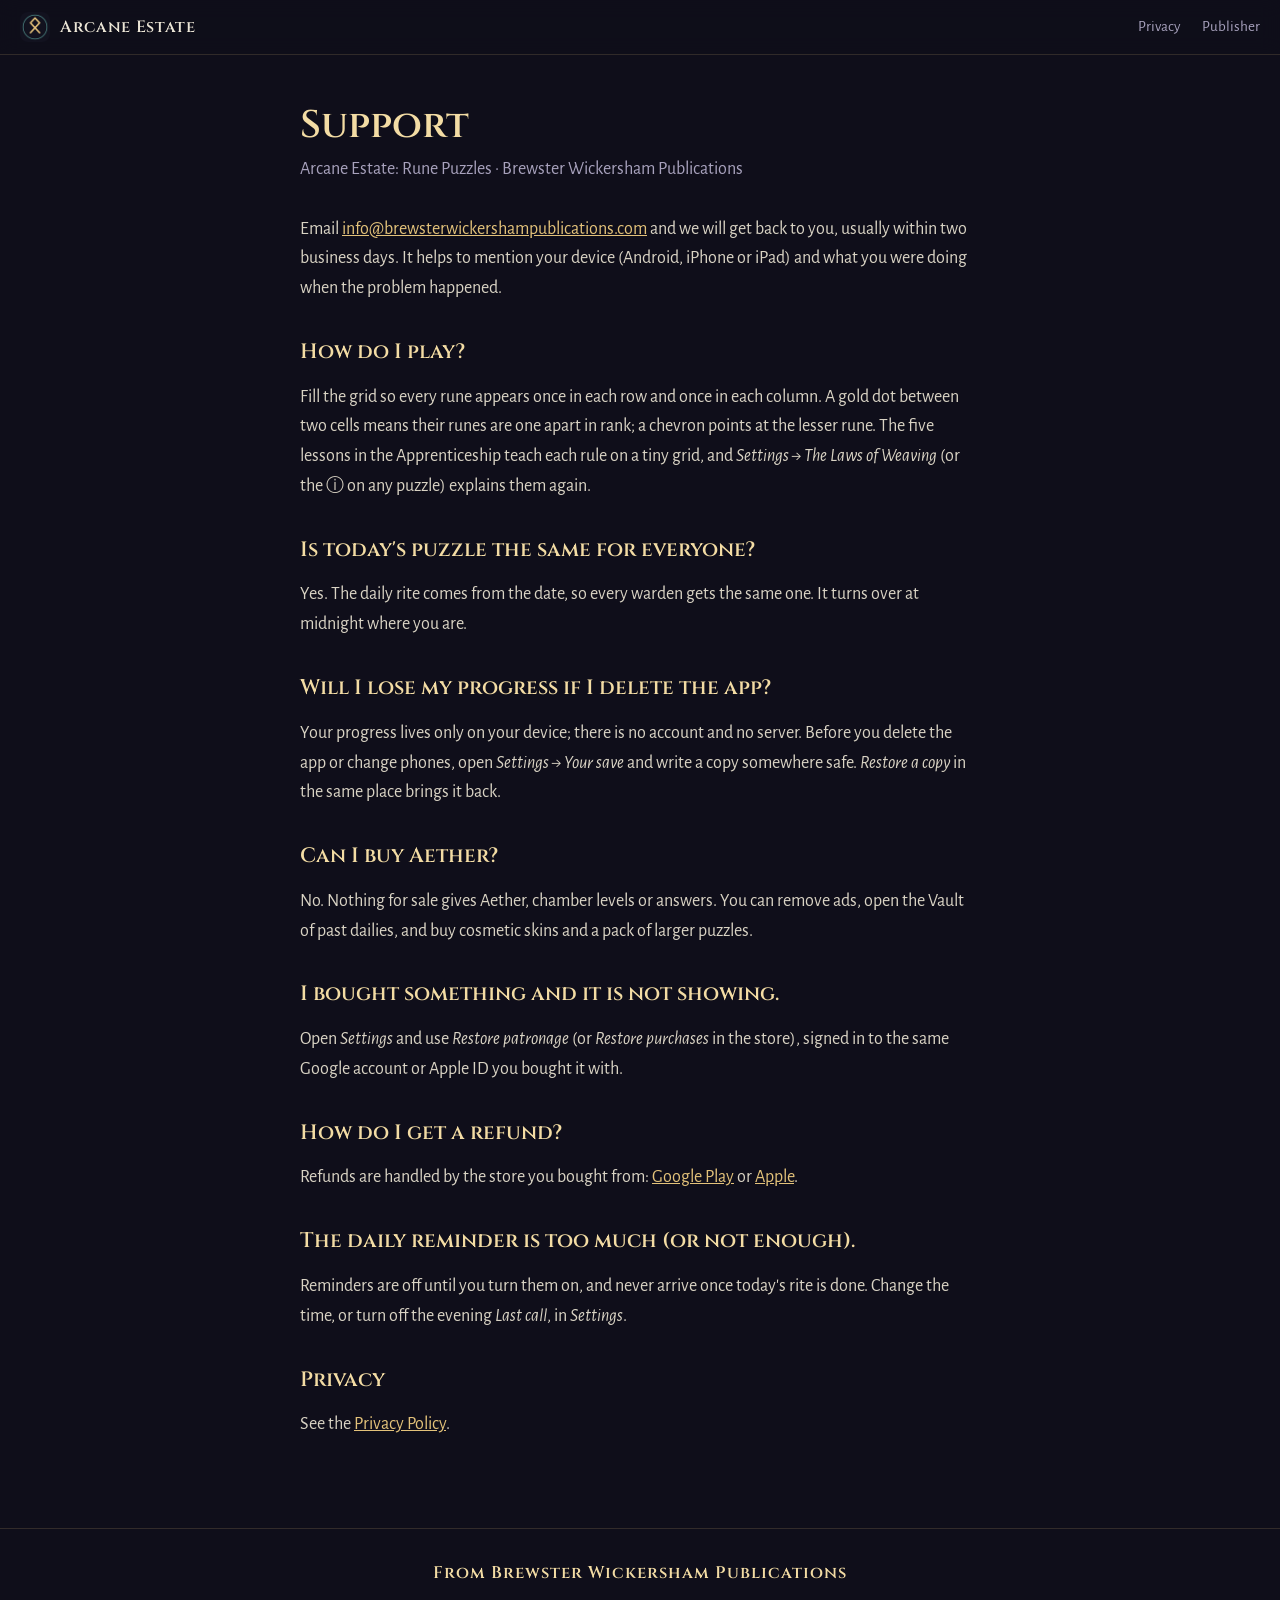
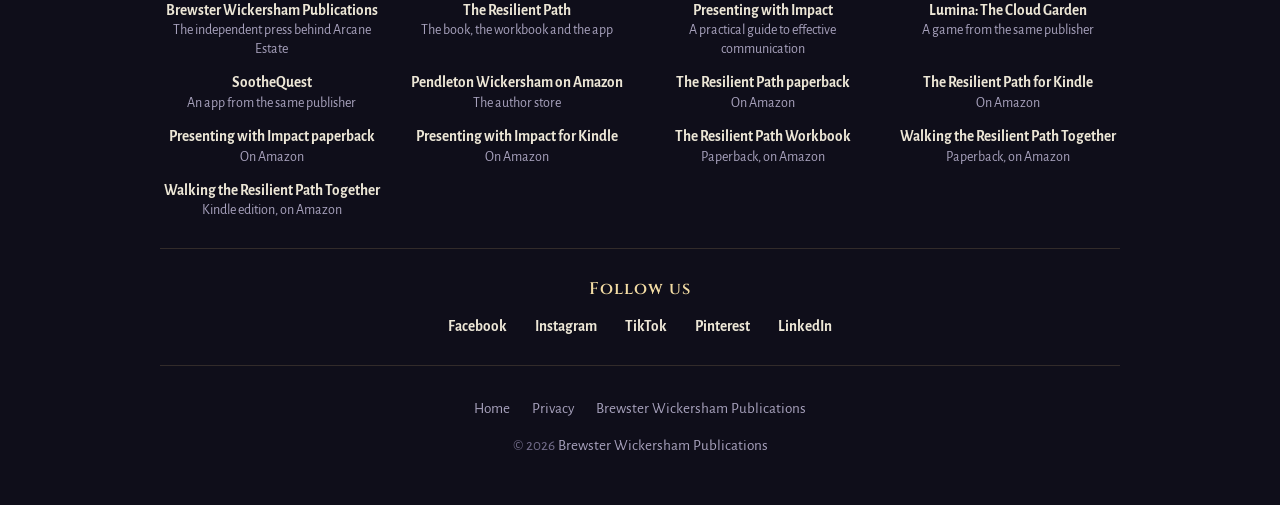
<file: support.html>
<!DOCTYPE html>
<html lang="en">
<head>
<meta charset="utf-8">
<meta name="viewport" content="width=device-width, initial-scale=1">
<title>Arcane Estate Support: How to Play, Saves and Purchases</title>
<meta name="description" content="Help with Arcane Estate: Rune Puzzles: how to play the daily rune puzzle, back up and restore your save, restore purchases, get a refund and set reminders.">
<link rel="canonical" href="https://www.arcaneestategame.com/support.html">
<meta property="og:type" content="website">
<meta property="og:site_name" content="Arcane Estate: Rune Puzzles">
<meta property="og:locale" content="en_US">
<meta property="og:title" content="Arcane Estate Support: How to Play, Saves and Purchases">
<meta property="og:description" content="Help with Arcane Estate: Rune Puzzles: how to play the daily rune puzzle, back up and restore your save, restore purchases, get a refund and set reminders.">
<meta property="og:url" content="https://www.arcaneestategame.com/support.html">
<meta property="og:image" content="https://www.arcaneestategame.com/og-image.jpg">
<meta property="og:image:type" content="image/jpeg">
<meta property="og:image:width" content="1200">
<meta property="og:image:height" content="630">
<meta property="og:image:alt" content="Arcane Estate: Rune Puzzles. The Sanctum on a floating island, and the line: Solve one puzzle a day, and rebuild a house that stands in nine worlds.">
<meta name="twitter:card" content="summary_large_image">
<meta name="twitter:title" content="Arcane Estate Support: How to Play, Saves and Purchases">
<meta name="twitter:description" content="Help with Arcane Estate: Rune Puzzles: how to play the daily rune puzzle, back up and restore your save, restore purchases, get a refund and set reminders.">
<meta name="twitter:image" content="https://www.arcaneestategame.com/og-image.jpg">
<meta name="twitter:image:alt" content="Arcane Estate: Rune Puzzles. The Sanctum on a floating island, and the line: Solve one puzzle a day, and rebuild a house that stands in nine worlds.">
<meta name="theme-color" content="#0f0e1a">
<link rel="icon" type="image/png" sizes="64x64" href="favicon.png">
<link rel="apple-touch-icon" sizes="180x180" href="apple-touch-icon.png">
<link rel="preconnect" href="https://fonts.googleapis.com">
<link rel="preconnect" href="https://fonts.gstatic.com" crossorigin>
<link rel="stylesheet" href="https://fonts.googleapis.com/css2?family=Alegreya+Sans:wght@400;500;700&amp;family=Cinzel:wght@600;700&amp;display=swap" media="print" onload="this.media='all'">
<noscript><link rel="stylesheet" href="https://fonts.googleapis.com/css2?family=Alegreya+Sans:wght@400;500;700&amp;family=Cinzel:wght@600;700&amp;display=swap"></noscript>
<link rel="stylesheet" href="site.css">
</head>
<body>
<nav class="nav" aria-label="Site">
  <a class="brand" href="./"><img src="favicon.png" alt="" width="30" height="30">Arcane Estate</a>
  <div class="links">
    <a class="keep" href="privacy.html">Privacy</a>
    <a class="keep" href="https://brewsterwickershampublications.com/" target="_blank" rel="noopener">Publisher</a>
  </div>
</nav>

<main class="doc">
<h1>Support</h1>
<div class="sub">Arcane Estate: Rune Puzzles · Brewster Wickersham Publications</div>
<p>Email <a href="mailto:info@brewsterwickershampublications.com?subject=Arcane%20Estate%20support">info@brewsterwickershampublications.com</a>
and we will get back to you, usually within two business days. It helps to mention your device
(Android, iPhone or iPad) and what you were doing when the problem happened.</p>

<h2>How do I play?</h2>
<p>Fill the grid so every rune appears once in each row and once in each column. A gold dot
between two cells means their runes are one apart in rank; a chevron points at the lesser rune.
The five lessons in the Apprenticeship teach each rule on a tiny grid, and
<i>Settings → The Laws of Weaving</i> (or the ⓘ on any puzzle) explains them again.</p>

<h2>Is today's puzzle the same for everyone?</h2>
<p>Yes. The daily rite comes from the date, so every warden gets the same one. It turns over at
midnight where you are.</p>

<h2>Will I lose my progress if I delete the app?</h2>
<p>Your progress lives only on your device; there is no account and no server. Before you delete
the app or change phones, open <i>Settings → Your save</i> and write a copy somewhere safe.
<i>Restore a copy</i> in the same place brings it back.</p>

<h2>Can I buy Aether?</h2>
<p>No. Nothing for sale gives Aether, chamber levels or answers. You can remove ads, open the
Vault of past dailies, and buy cosmetic skins and a pack of larger puzzles.</p>

<h2>I bought something and it is not showing.</h2>
<p>Open <i>Settings</i> and use <i>Restore patronage</i> (or <i>Restore purchases</i> in the
store), signed in to the same Google account or Apple ID you bought it with.</p>

<h2>How do I get a refund?</h2>
<p>Refunds are handled by the store you bought from:
<a href="https://support.google.com/googleplay/answer/2479637" target="_blank" rel="noopener">Google Play</a> or
<a href="https://reportaproblem.apple.com" target="_blank" rel="noopener">Apple</a>.</p>

<h2>The daily reminder is too much (or not enough).</h2>
<p>Reminders are off until you turn them on, and never arrive once today's rite is done. Change
the time, or turn off the evening <i>Last call</i>, in <i>Settings</i>.</p>

<h2>Privacy</h2>
<p>See the <a href="privacy.html">Privacy Policy</a>.</p>
</main>

<footer>
  <div class="network">
    <h2>From Brewster Wickersham Publications</h2>
    <ul>
      <li><a href="https://brewsterwickershampublications.com/" target="_blank" rel="noopener">Brewster Wickersham Publications</a><span>The independent press behind Arcane Estate</span></li>
      <li><a href="https://theresilientpathbook.com/" target="_blank" rel="noopener">The Resilient Path</a><span>The book, the workbook and the app</span></li>
      <li><a href="https://presentingwithimpactbook.com/" target="_blank" rel="noopener">Presenting with Impact</a><span>A practical guide to effective communication</span></li>
      <li><a href="https://www.luminacloudgarden.com/" target="_blank" rel="noopener">Lumina: The Cloud Garden</a><span>A game from the same publisher</span></li>
      <li><a href="https://www.soothequest.com/" target="_blank" rel="noopener">SootheQuest</a><span>An app from the same publisher</span></li>
      <li><a href="https://www.amazon.com/stores/author/B004TYIEZQ" target="_blank" rel="noopener">Pendleton Wickersham on Amazon</a><span>The author store</span></li>
      <li><a href="https://www.amazon.com/dp/B0HJ1NMXLL" target="_blank" rel="noopener">The Resilient Path paperback</a><span>On Amazon</span></li>
      <li><a href="https://www.amazon.com/dp/B0HHKKSR3D" target="_blank" rel="noopener">The Resilient Path for Kindle</a><span>On Amazon</span></li>
      <li><a href="https://www.amazon.com/dp/B0HQ2JQ6SQ" target="_blank" rel="noopener">Presenting with Impact paperback</a><span>On Amazon</span></li>
      <li><a href="https://www.amazon.com/dp/B0HQ1P6CZH" target="_blank" rel="noopener">Presenting with Impact for Kindle</a><span>On Amazon</span></li>
      <li><a href="https://www.amazon.com/dp/B0HHLCSVBJ" target="_blank" rel="noopener">The Resilient Path Workbook</a><span>Paperback, on Amazon</span></li>
      <li><a href="https://www.amazon.com/dp/B0HSKXMQF6" target="_blank" rel="noopener">Walking the Resilient Path Together</a><span>Paperback, on Amazon</span></li>
      <li><a href="https://www.amazon.com/dp/B0HSKSR4XL" target="_blank" rel="noopener">Walking the Resilient Path Together</a><span>Kindle edition, on Amazon</span></li>
    </ul>
  </div>
  <div class="network network--social">
    <h2>Follow us</h2>
    <ul>
      <li><a href="https://www.facebook.com/WeareBrewsterWickershamPublications/" target="_blank" rel="noopener">Facebook</a></li>
      <li><a href="https://www.instagram.com/brewsterwickershampublication/" target="_blank" rel="noopener">Instagram</a></li>
      <li><a href="https://www.tiktok.com/@brewster.wickersh" target="_blank" rel="noopener">TikTok</a></li>
      <li><a href="https://www.pinterest.com/brewsterwickershampublications/" target="_blank" rel="noopener">Pinterest</a></li>
      <li><a href="https://www.linkedin.com/company/brewster-wickersham-publications/" target="_blank" rel="noopener">LinkedIn</a></li>
    </ul>
  </div>
  <nav aria-label="Footer">
    <a href="./">Home</a>
    <a href="privacy.html">Privacy</a>
    <a href="https://brewsterwickershampublications.com/" target="_blank" rel="noopener">Brewster Wickersham Publications</a>
  </nav>
  © 2026 <a href="https://brewsterwickershampublications.com/" target="_blank" rel="noopener">Brewster Wickersham Publications</a>
</footer>
</body>
</html>
</file>
<file: site.css>
:root{
  --bg:#0f0e1a; --bg2:#151327; --panel:#1b1830; --panel2:#221e3c;
  --ink:#ece6d6; --muted:#a8a2bd; --dim:#77718f;
  --gold:#e3c27a; --gold2:#f3dca4; --teal:#5fa8a0; --violet:#8b6fd6;
  --line:rgba(227,194,122,.16);
  --serif:"Cinzel",Georgia,"Times New Roman",serif;
  --sans:"Alegreya Sans",-apple-system,BlinkMacSystemFont,"Segoe UI",Roboto,sans-serif;
}
*{box-sizing:border-box}
html{scroll-behavior:smooth}
body{margin:0;background:var(--bg);color:var(--ink);font:18px/1.65 var(--sans);-webkit-font-smoothing:antialiased}
a{color:var(--gold)}
a:hover{color:var(--gold2)}
img,svg{max-width:100%}
.wrap{max-width:1080px;margin:0 auto;padding:0 20px}

/* nav */
.nav{position:sticky;top:0;z-index:10;display:flex;align-items:center;justify-content:space-between;gap:16px;
  padding:12px 20px;background:rgba(15,14,26,.86);backdrop-filter:blur(10px);-webkit-backdrop-filter:blur(10px);border-bottom:1px solid var(--line)}
.brand{display:flex;align-items:center;gap:10px;color:var(--ink);text-decoration:none;font:600 1.02rem var(--serif);letter-spacing:.04em;white-space:nowrap}
.brand img{width:30px;height:30px;border-radius:8px}
.nav .links{display:flex;gap:22px;font-size:.95rem}
.nav .links a{color:var(--muted);text-decoration:none}
.nav .links a:hover{color:var(--gold)}
@media (max-width:820px){.nav .links a:not(.keep){display:none}}

/* hero */
.hero{position:relative;overflow:hidden;padding:56px 0 40px;
  background:radial-gradient(1200px 600px at 75% 30%,#2a2150 0%,rgba(42,33,80,0) 60%),radial-gradient(800px 500px at 10% 0%,#1d2a44 0%,rgba(29,42,68,0) 60%),var(--bg)}
.hero .wrap{display:grid;grid-template-columns:1.05fr 1fr;gap:28px;align-items:center}
@media (max-width:860px){.hero .wrap{grid-template-columns:1fr}.hero-art{order:-1;max-width:520px;margin:0 auto}}
.kicker{font:600 .78rem var(--sans);letter-spacing:.22em;text-transform:uppercase;color:var(--teal);margin:0 0 12px}
.hero h1{margin:0}
.wordmark,.subtitle{display:block}
.wordmark{font:700 clamp(2.5rem,7vw,4.4rem)/1.02 var(--serif);margin:0;letter-spacing:.02em;
  background:linear-gradient(180deg,var(--gold2),var(--gold) 60%,#b8924a);-webkit-background-clip:text;background-clip:text;color:transparent}
.subtitle{font:600 clamp(1.1rem,2.6vw,1.5rem) var(--serif);letter-spacing:.12em;color:var(--teal);margin:8px 0 22px}
.tagline{font-size:1.3rem;line-height:1.5;margin:0 0 26px;max-width:32ch}
.stores{display:flex;flex-wrap:wrap;gap:12px}
.store-btn{display:inline-flex;flex-direction:column;justify-content:center;min-width:176px;padding:10px 20px;border-radius:14px;
  background:var(--panel);border:1px solid var(--line);color:var(--ink);text-decoration:none;line-height:1.2}
.store-btn small{font-size:.74rem;color:var(--muted);letter-spacing:.04em}
.store-btn b{font-size:1.12rem;font-weight:700}
a.store-btn:hover{border-color:var(--gold);color:var(--ink)}
.store-btn.soon{opacity:.8;cursor:default}
.store-btn.play{border-color:var(--gold)}
.store-btn.play b{color:var(--gold)}
.notify{margin:16px 0 0;color:var(--muted);font-size:.98rem}
.hero-art svg{display:block;width:100%;height:auto}
.float{animation:float 7s ease-in-out infinite}
.float2{animation:float 9s ease-in-out -3s infinite}
@keyframes float{50%{transform:translateY(-8px)}}
.twinkle{animation:tw 4s ease-in-out infinite}
@keyframes tw{50%{opacity:.25}}
@media (prefers-reduced-motion:reduce){.float,.float2,.twinkle{animation:none}}

/* strip */
.strip{border-top:1px solid var(--line);border-bottom:1px solid var(--line);background:var(--bg2);text-align:center;padding:16px 20px;
  font:600 .95rem var(--sans);letter-spacing:.06em;color:var(--gold)}
.strip span{display:inline-block;margin:2px 14px}

/* sections */
section{padding:84px 0}
section.alt{background:var(--bg2);border-top:1px solid var(--line);border-bottom:1px solid var(--line)}
.eyebrow{font:600 .78rem var(--sans);letter-spacing:.22em;text-transform:uppercase;color:var(--teal);margin:0 0 10px}
h2{font:600 clamp(1.7rem,3.6vw,2.4rem)/1.2 var(--serif);margin:0 0 16px;color:var(--ink)}
h3{font:600 1.08rem/1.3 var(--serif);letter-spacing:.03em;margin:0 0 8px;color:var(--gold2)}
.lede{font-size:1.15rem;color:var(--muted);max-width:62ch;margin:0 0 34px}
.center{text-align:center}.center .lede{margin-left:auto;margin-right:auto}

.split{display:grid;grid-template-columns:1fr 1fr;gap:48px;align-items:center}
@media (max-width:860px){.split{grid-template-columns:1fr;gap:28px}}

.rules{list-style:none;margin:0 0 22px;padding:0;counter-reset:r}
.rules li{position:relative;padding:0 0 18px 52px;counter-increment:r}
.rules li::before{content:counter(r);position:absolute;left:0;top:0;width:34px;height:34px;border-radius:50%;
  border:1px solid var(--gold);color:var(--gold);font:600 .95rem/32px var(--serif);text-align:center}
.rules b{color:var(--ink)}
.note{color:var(--muted);font-size:1rem}

.grid-card{background:var(--panel);border:1px solid var(--line);border-radius:20px;padding:22px}
.grid-card svg{display:block;margin:0 auto;width:100%;max-width:360px;height:auto}
.legend{display:flex;flex-wrap:wrap;justify-content:center;gap:8px 18px;margin-top:14px;font-size:.9rem;color:var(--muted)}
.legend i{display:inline-block;width:12px;height:12px;border-radius:3px;margin-right:6px;vertical-align:-1px}

.cards{display:grid;grid-template-columns:repeat(auto-fit,minmax(280px,1fr));gap:18px}
.card{background:var(--panel);border:1px solid var(--line);border-radius:18px;padding:22px 22px 18px}
.card p{margin:0;color:var(--muted);font-size:1rem}
.card .ic{width:40px;height:40px;margin-bottom:12px}

.chambers{display:grid;grid-template-columns:repeat(auto-fit,minmax(220px,1fr));gap:14px;margin-top:8px}
.chamber{display:flex;gap:14px;align-items:flex-start;padding:16px 18px;border-radius:16px;background:var(--panel);border:1px solid var(--line)}
.chamber .dot{flex:none;width:12px;height:12px;margin-top:8px;border-radius:50%;background:var(--gold);box-shadow:0 0 12px var(--gold)}
.chamber h3{margin:0 0 2px;font-size:1rem}
.chamber p{margin:0;font-size:.95rem;color:var(--muted)}

.share{font:15px/1.5 ui-monospace,SFMono-Regular,Menlo,Consolas,monospace;background:#0b0a14;border:1px solid var(--line);border-radius:16px;
  padding:20px 22px;color:var(--ink);max-width:340px;margin:0 auto;white-space:pre;overflow-x:auto}

.promise{display:grid;grid-template-columns:repeat(auto-fit,minmax(260px,1fr));gap:18px}
.promise .card{border-color:rgba(95,168,160,.3)}
.promise ul{margin:10px 0 0;padding-left:20px;color:var(--muted);font-size:1rem}

.faq{max-width:760px;margin:0 auto}
.faq details{border-bottom:1px solid var(--line);padding:16px 0}
.faq summary{cursor:pointer;font-weight:700;list-style:none;display:flex;justify-content:space-between;gap:16px}
.faq summary::-webkit-details-marker{display:none}
.faq summary::after{content:"+";color:var(--gold);font-size:1.3rem;line-height:1}
.faq details[open] summary::after{content:"–"}
.faq p{margin:10px 0 0;color:var(--muted)}

.publisher{text-align:center}
.publisher .card{max-width:720px;margin:0 auto;padding:34px 30px}
.publisher p{font-size:1.05rem}
.btn{display:inline-block;max-width:100%;margin-top:14px;padding:11px 22px;border-radius:999px;border:1px solid var(--gold);color:var(--gold);text-decoration:none;font-weight:700}
.btn:hover{background:var(--gold);color:var(--bg)}

/* network links, in every footer */
.network{max-width:960px;margin:0 auto 30px;padding-bottom:28px;border-bottom:1px solid var(--line)}
.network h2{font:600 1.05rem/1.3 var(--serif);letter-spacing:.06em;color:var(--gold2);margin:0 0 16px}
.network ul{list-style:none;margin:0;padding:0;display:grid;grid-template-columns:repeat(auto-fit,minmax(210px,1fr));gap:14px 22px}
.network li{line-height:1.35}
.network a{color:var(--ink);font-weight:700}
.network a:hover{color:var(--gold)}
.network span{display:block;font-size:.88rem;color:var(--muted)}
.network--social ul{display:flex;flex-wrap:wrap;justify-content:center;gap:10px 28px}

footer{border-top:1px solid var(--line);padding:34px 20px 46px;text-align:center;color:var(--dim);font-size:.95rem}
footer nav{display:flex;flex-wrap:wrap;justify-content:center;gap:8px 22px;margin-bottom:12px}
footer a{color:var(--muted);text-decoration:none}
footer a:hover{color:var(--gold)}

/* text pages */
.doc{max-width:72ch;margin:0 auto;padding:48px 20px 70px}
.doc h1{font:600 clamp(1.8rem,4vw,2.4rem)/1.2 var(--serif);margin:0 0 6px;color:var(--gold2)}
.doc .sub{color:var(--muted);margin-bottom:30px}
.doc h2{font-size:1.3rem;margin:36px 0 8px;color:var(--gold2)}
.doc p,.doc li{color:#d9d3c4}
.doc ul,.doc ol{padding-left:22px}
.doc .tldr{background:var(--panel);border:1px solid var(--line);border-radius:14px;padding:16px 18px}
</file>
<file: experience.css>
.skip-audit{position:absolute;left:12px;top:-100px;z-index:1000;background:#fff;color:#172c40;padding:14px}.skip-audit:focus{top:12px}
.experience{max-width:1100px;margin:0 auto;padding:64px 24px;scroll-margin-top:90px}.experience h2{margin-bottom:18px}.experience p{max-width:70ch;margin:12px 0}.experience .eyebrow{font-size:12px;letter-spacing:.16em;text-transform:uppercase}.experience button,.experience .action{display:inline-block;padding:13px 20px;border:1px solid currentColor;border-radius:8px;background:transparent;color:inherit;font:inherit;cursor:pointer;margin:8px 8px 8px 0;min-height:44px;text-decoration:none}.experience button:hover,.experience button[aria-pressed=true]{background:#d7b86b;color:#172033}.experience :focus-visible{outline:3px solid #b57d19;outline-offset:4px}.experience textarea,.experience select{display:block;width:100%;padding:12px;background:#fff;color:#182b40;border:1px solid #70818b;border-radius:6px;font:inherit;margin:8px 0 20px}.experience label{display:block}.demo-grid{display:grid;grid-template-columns:repeat(2,minmax(0,1fr));gap:24px}.demo-panel{padding:24px;border:1px solid #8888;border-radius:16px;min-width:0}.demo-panel img{width:100%;max-height:340px;object-fit:contain}.demo-output{padding:20px;border-left:4px solid #bd9852;margin:20px 0;line-height:1.7}.network-catalog{display:grid;grid-template-columns:repeat(auto-fit,minmax(190px,1fr));gap:18px;list-style:none;padding:0}.network-catalog a{color:inherit;font-weight:700}.network-catalog small{display:block}.rune-board{display:grid;grid-template-columns:repeat(4,1fr);max-width:330px;gap:8px}.rune-board span,.rune-board select{display:grid;place-items:center;min-height:58px;margin:0;font-size:24px;border:1px solid #8888;border-radius:8px}.rune-board select{padding:4px}.demo-status{min-height:3em}.catalog-grid{display:grid;grid-template-columns:repeat(auto-fit,minmax(260px,1fr));gap:24px}.catalog-grid article{border:1px solid #8885;padding:24px;border-radius:12px}.catalog-grid img{height:180px;width:100%;object-fit:contain;margin-bottom:20px}.catalog-grid h3{margin-bottom:12px}.catalog-grid p{line-height:1.7}.catalog-grid a{display:inline-block;padding:12px 0}.network-links{padding:28px 0}.comparison{width:100%;border-collapse:collapse}.comparison th,.comparison td{text-align:left;padding:12px;border-bottom:1px solid #8886}.comparison caption{text-align:left;font-weight:700;margin:14px 0}@media(max-width:700px){.demo-grid{grid-template-columns:1fr}.experience{padding:40px 20px}.nav .links{display:flex!important;flex-wrap:wrap;gap:12px!important}.nav .links a:not(.keep){display:inline-block!important}.nav .wrap{flex-wrap:wrap}.comparison{font-size:.9rem}}@media(prefers-reduced-motion:reduce){html{scroll-behavior:auto!important}.experience *{animation:none!important;transition:none!important}}@media print{nav,footer,button,.stores{display:none!important}.experience{padding:0}}

.sr-only{position:absolute;width:1px;height:1px;overflow:hidden;clip-path:inset(50%)}.network-links{max-width:1100px;margin:auto;padding:32px 24px}.experience h2{font-size:clamp(26px,4vw,40px)}

.preview-link{display:block;width:max-content;max-width:90%;margin:20px auto;padding:12px 22px;border:1px solid currentColor;border-radius:8px;color:inherit;position:relative;z-index:2}.social-links{max-width:1050px;margin:24px auto;padding:0 24px}.experience h1{font-size:clamp(32px,4vw,52px);line-height:1.15;max-width:22ch}.experience table{overflow-wrap:anywhere}body{overflow-wrap:break-word}
@media(max-width:820px){.nav .links{display:flex!important;flex-wrap:wrap;gap:12px!important}.nav .links a:not(.keep){display:inline-block!important}.nav .wrap{flex-wrap:wrap}}
/* The apprentice's weave */
.weave-layout{display:grid;grid-template-columns:minmax(300px,1.1fr) minmax(260px,1fr);gap:48px;margin-top:32px}.weave-play,.weave-guide{min-width:0}.weave-caption{display:flex;justify-content:space-between;gap:12px;font-size:13px;color:#e3c27a}.weave-board{display:grid;grid-template-columns:repeat(3,minmax(0,1fr) 24px) minmax(0,1fr);grid-template-rows:repeat(3,70px 24px) 70px;max-width:460px;margin:20px 0}.experience .weave-cell{margin:0;padding:0;min-height:0;border:1px solid #82799c;border-radius:9px;background:#252039;color:#f9f4e8;font-size:30px;position:relative}.experience .weave-cell.given{color:#e3c27a;background:#342d48}.experience .weave-cell.selected{outline:3px solid #79c7bd;outline-offset:2px;background:#343747}.experience .weave-cell.incorrect{border:3px dashed #ffb4a7}.weave-cell .pencil{font-size:14px;letter-spacing:1px}.weave-clue{display:grid;place-items:center;font-size:24px;color:#f9f4e8;line-height:1}.weave-clue.bond,.legend-bond{color:#e3c27a}.rank-keys{display:flex;gap:8px;flex-wrap:wrap}.experience .rank-keys button{margin:0;min-width:48px;font-size:22px}.weave-tools{margin-top:12px}.experience .weave-tools button{font-size:13px;padding:10px 12px;margin:4px 4px 4px 0}.weave-rules{padding-left:22px;line-height:1.7}.weave-rules li{margin-bottom:16px}.weave-hint{border:1px solid #e3c27a66;border-radius:12px;padding:22px;background:#27223a;margin:24px 0}.weave-hint h3{font-size:22px}.weave-hint p{line-height:1.7}.weave-guide details{font-size:14px;line-height:1.8}.weave-guide summary{cursor:pointer;padding:10px 0;color:#e3c27a}.weave-footnote,#weave-controls{font-size:13px;line-height:1.7;color:#c6bfd5}.experience button:disabled{opacity:.5;cursor:default}.weave-play .demo-status{padding:16px;border-left:2px solid #79c7bd;background:#ffffff05;line-height:1.7}.weave-hint .eyebrow{color:#e3c27a}@media(max-width:760px){.weave-layout{grid-template-columns:1fr;gap:24px}.weave-board{grid-template-rows:repeat(3,60px 22px) 60px;grid-template-columns:repeat(3,minmax(0,1fr) 22px) minmax(0,1fr)}.weave-guide{border-top:1px solid #e3c27a44;padding-top:24px}}@media(max-width:360px){.experience .rank-keys button{min-width:42px;padding:10px}.weave-board{grid-template-rows:repeat(3,52px 20px) 52px}}
.experience .weave-cell[aria-pressed="true"]{color:#f9f4e8}.experience .weave-cell.given[aria-pressed="true"]{color:#e3c27a}
@media(max-width:820px){.nav{flex-wrap:wrap}.nav .links{width:100%;font-size:13px;gap:10px 16px!important}.experience{scroll-margin-top:150px}}
</file>
